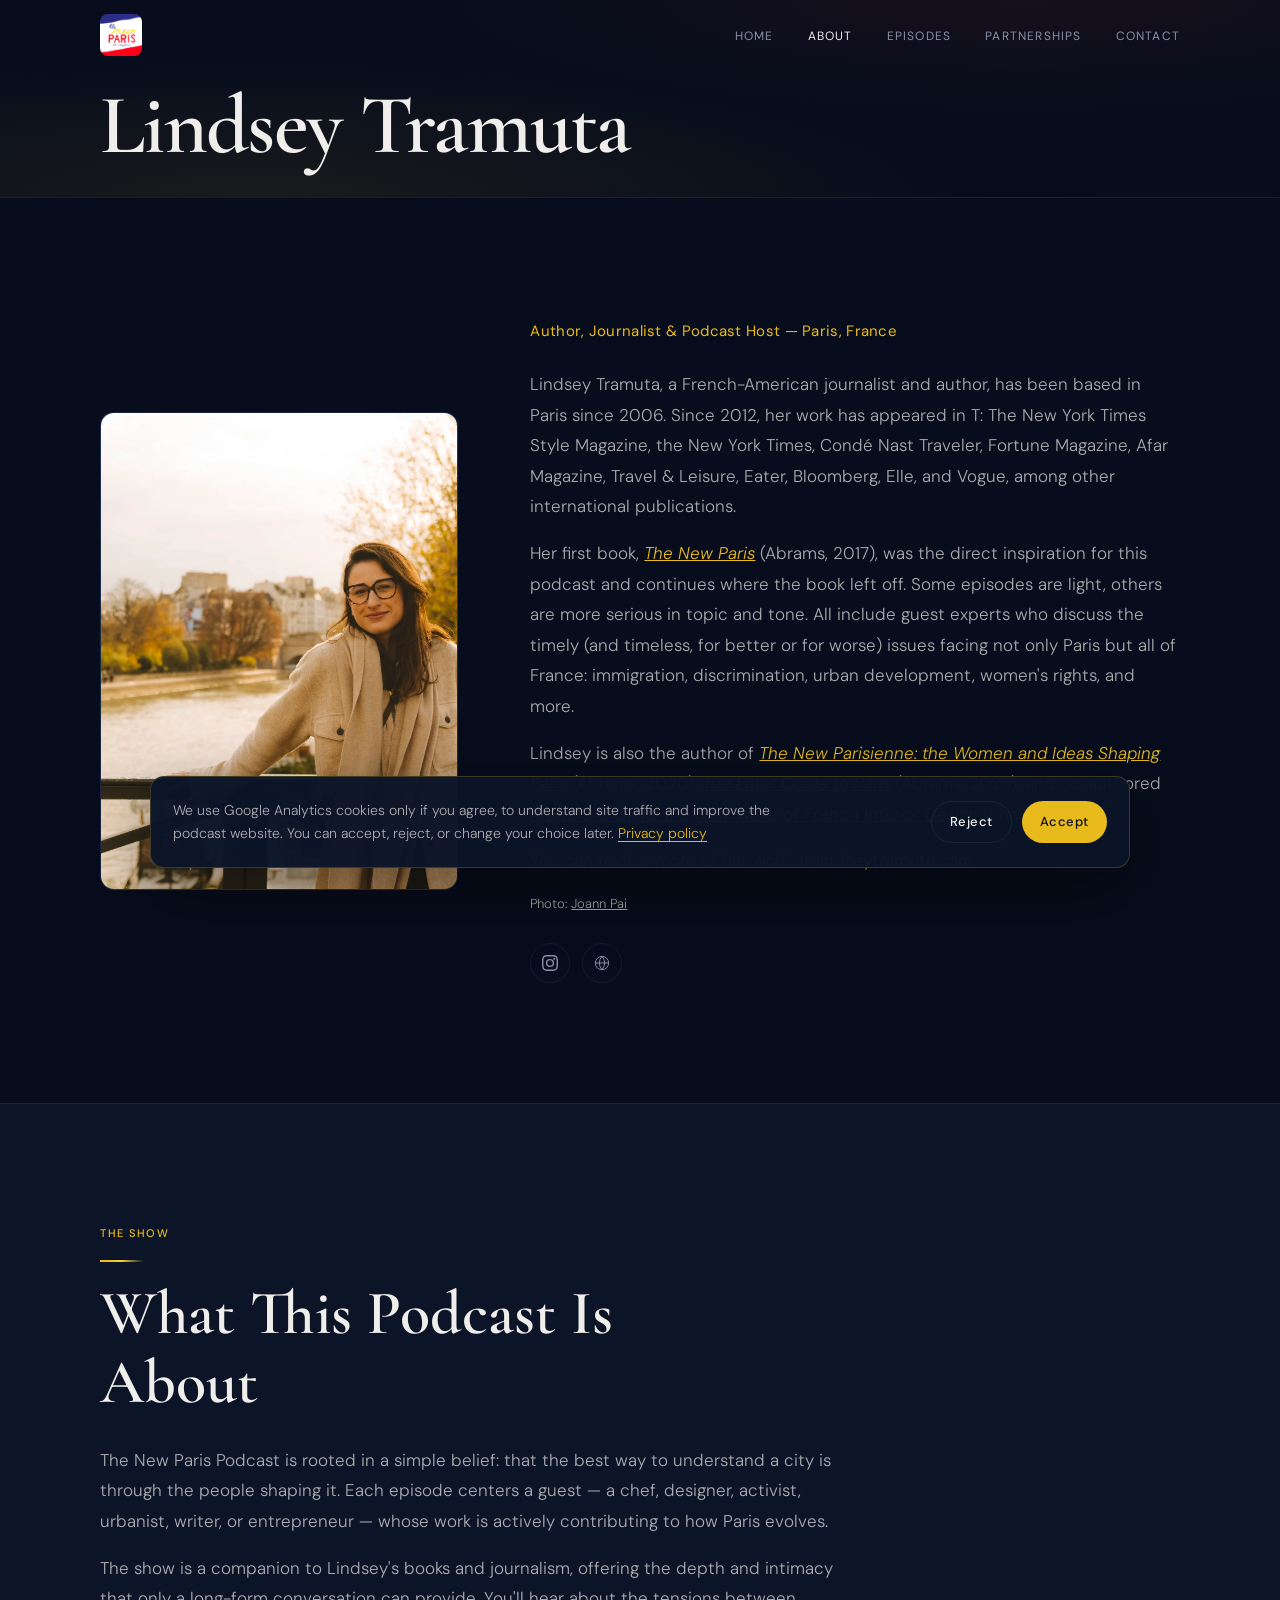
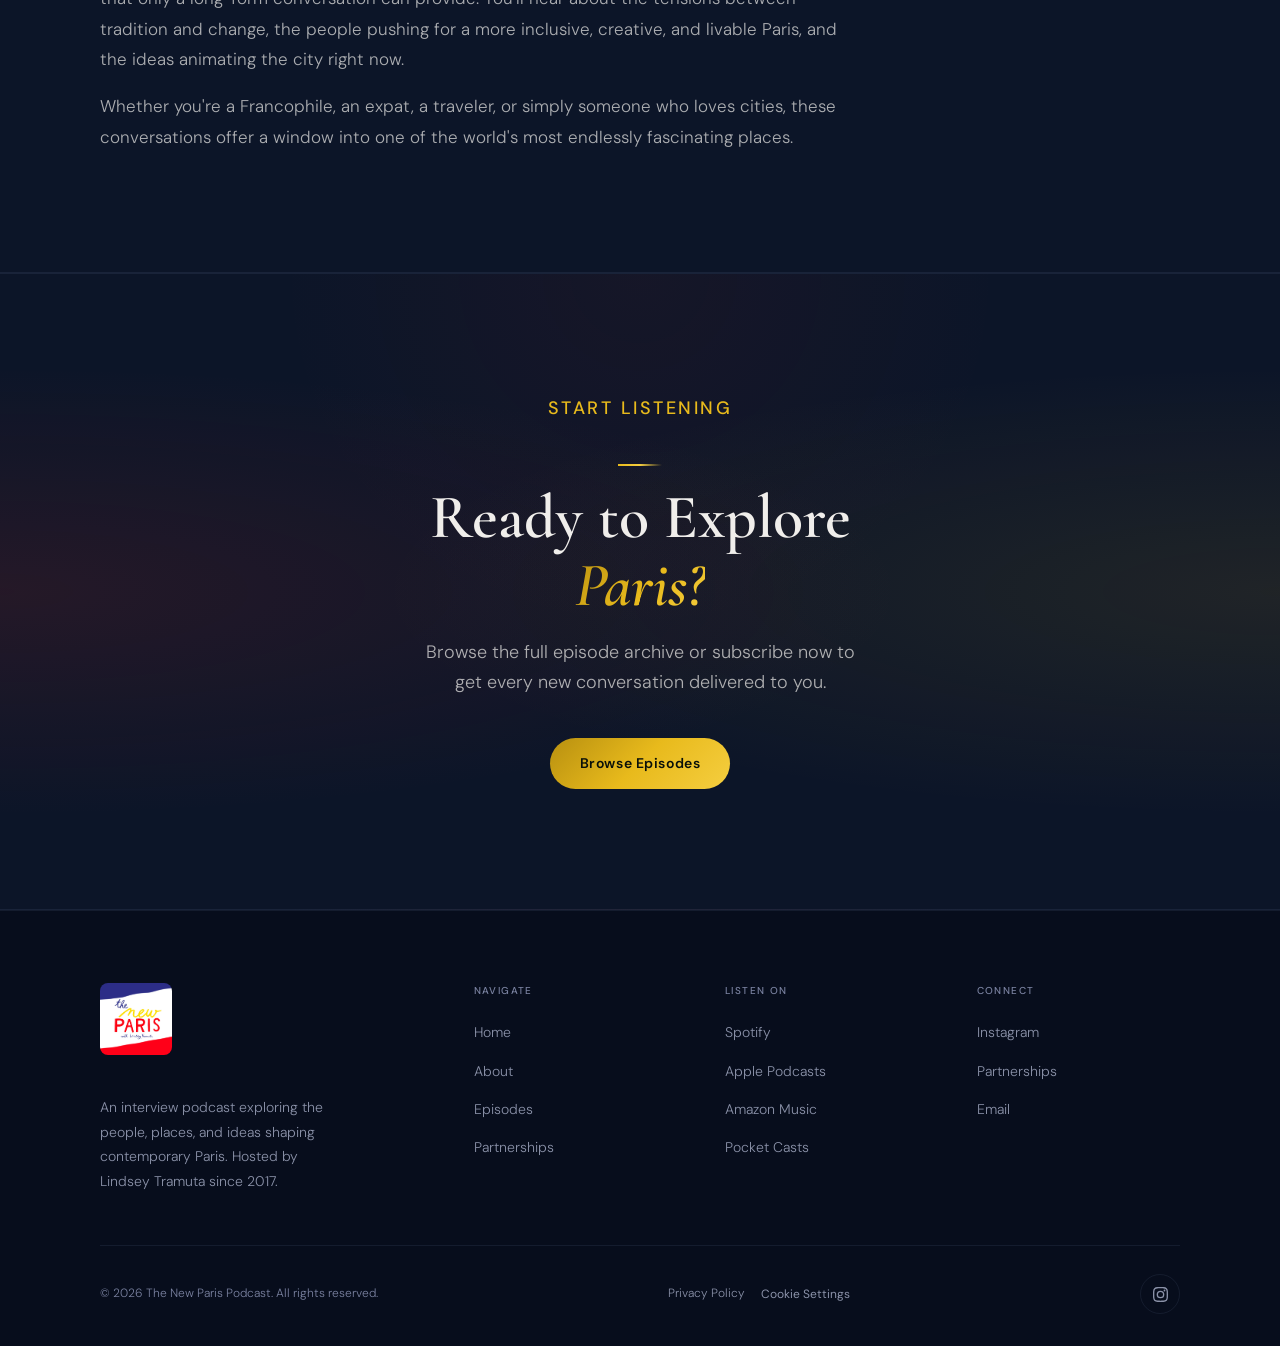
<file: about.html>
<!DOCTYPE html>
<html lang="en">
<head>
  <meta charset="UTF-8">
  <meta name="viewport" content="width=device-width, initial-scale=1.0">
  <title>About — The New Paris Podcast</title>
  <meta name="description" content="Meet Lindsey Tramuta, the author and journalist behind The New Paris Podcast. Learn about the show, its mission, and what listeners can expect.">
  <meta name="keywords" content="paris, contemporary paris, paris podcast, lindsey tramuta, paris journalist, paris author, paris culture, french culture, paris lifestyle, francophile, expat paris, paris travel">
  <link rel="canonical" href="https://thenewparis.com/about.html">
  <meta property="og:title" content="About — The New Paris Podcast">
  <meta property="og:description" content="Meet Lindsey Tramuta, the author and journalist behind The New Paris Podcast. Learn about the show, its mission, and what listeners can expect.">
  <meta property="og:type" content="website">
  <meta property="og:url" content="https://thenewparis.com/about.html">
  <meta property="og:image" content="https://thenewparis.com/show_logo.png">
  <meta name="twitter:card" content="summary_large_image">
  <meta name="twitter:title" content="About — The New Paris Podcast">
  <meta name="twitter:description" content="Meet Lindsey Tramuta, the author and journalist behind The New Paris Podcast. Learn about the show, its mission, and what listeners can expect.">
  <meta name="twitter:image" content="https://thenewparis.com/show_logo.png">
  <link rel="stylesheet" href="css/styles.css">
  <script type="application/ld+json">
  {
    "@context": "https://schema.org",
    "@graph": [
      {
        "@type": "Person",
        "@id": "https://thenewparis.com/about.html#lindsey-tramuta",
        "name": "Lindsey Tramuta",
        "jobTitle": "Author, Journalist & Podcast Host",
        "description": "Lindsey Tramuta, a French-American journalist and author, has been based in Paris since 2006.",
        "url": "https://thenewparis.com/about.html",
        "sameAs": [
          "https://lindseytramuta.com",
          "https://instagram.com/thenewparispodcast",
          "https://twitter.com/lindseytramuta"
        ]
      },
      {
        "@type": "Book",
        "name": "The New Paris",
        "datePublished": "2017",
        "publisher": { "@type": "Organization", "name": "Abrams" },
        "author": { "@id": "https://thenewparis.com/about.html#lindsey-tramuta" },
        "url": "https://bookshop.org/a/3892/9781419724039"
      },
      {
        "@type": "Book",
        "name": "The New Parisienne: the Women and Ideas Shaping Paris",
        "datePublished": "2020",
        "publisher": { "@type": "Organization", "name": "Abrams" },
        "author": { "@id": "https://thenewparis.com/about.html#lindsey-tramuta" },
        "url": "https://bookshop.org/a/3892/9781419742811",
        "sameAs": "https://en.wikipedia.org/wiki/The_New_Parisienne"
      },
      {
        "@type": "Book",
        "name": "The Eater Guide to Paris",
        "datePublished": "2025",
        "publisher": { "@type": "Organization", "name": "Abrams" },
        "author": { "@id": "https://thenewparis.com/about.html#lindsey-tramuta" },
        "url": "https://bookshop.org/a/3892/9781419765841"
      },
      {
        "@type": "Book",
        "name": "Arbiters of Style: the New Wave of French Interior Design",
        "datePublished": "2026",
        "publisher": { "@type": "Organization", "name": "Phaidon" },
        "author": { "@id": "https://thenewparis.com/about.html#lindsey-tramuta" },
        "url": "https://bookshop.org/a/3892/9781580937313"
      }
    ]
  }
  </script>
</head>
<body>

  <!-- NAV -->
  <nav class="nav" id="nav">
    <div class="container nav-inner">
      <a href="index.html" class="nav-logo">
        <img src="show_logo.png" alt="The New Paris Podcast" class="nav-logo-img">
      </a>
      <ul class="nav-links">
        <li><a href="index.html">Home</a></li>
        <li><a href="about.html" class="active">About</a></li>
        <li><a href="episodes.html">Episodes</a></li>
        <li><a href="partnerships.html">Partnerships</a></li>
        <li><a href="contact.html">Contact</a></li>
      </ul>
      <button class="hamburger" id="hamburger" aria-label="Open menu">
        <span></span><span></span><span></span>
      </button>
    </div>
  </nav>

  <div class="mobile-menu" id="mobile-menu">
    <a href="index.html">Home</a>
    <a href="about.html">About</a>
    <a href="episodes.html">Episodes</a>
    <a href="partnerships.html">Partnerships</a>
    <a href="contact.html">Contact</a>
  </div>

  <!-- PAGE HERO -->
  <section class="page-hero">
    <div class="container">
      <h1>Lindsey Tramuta</h1>
    </div>
  </section>

  <!-- HOST BIO -->
  <section class="section">
    <div class="container">
      <div class="host-inner">

        <div class="host-photo">
          <div class="host-photo-img">
            <img src="images/Lindsey.jpg" alt="Lindsey Tramuta">
            </div>
        </div>

        <div class="host-content">
          <p style="color:var(--gold); font-size:15px; margin-bottom:24px; font-weight:400; letter-spacing:0.02em;">Author, Journalist &amp; Podcast Host — Paris, France</p>

          <p>Lindsey Tramuta, a French-American journalist and author, has been based in Paris since 2006. Since 2012, her work has appeared in T: The New York Times Style Magazine, the New York Times, Condé Nast Traveler, Fortune Magazine, Afar Magazine, Travel &amp; Leisure, Eater, Bloomberg, Elle, and Vogue, among other international publications.</p>
          <p>Her first book, <a href="https://bookshop.org/a/3892/9781419724039" target="_blank" rel="noopener" style="color:var(--gold); text-decoration:underline;"><em>The New Paris</em></a> (Abrams, 2017), was the direct inspiration for this podcast and continues where the book left off. Some episodes are light, others are more serious in topic and tone. All include guest experts who discuss the timely (and timeless, for better or for worse) issues facing not only Paris but all of France: immigration, discrimination, urban development, women's rights, and more.</p>
          <p>Lindsey is also the author of <a href="https://bookshop.org/a/3892/9781419742811" target="_blank" rel="noopener" style="color:var(--gold); text-decoration:underline;"><em>The New Parisienne: the Women and Ideas Shaping Paris</em></a> (Abrams, 2020), <a href="https://bookshop.org/a/3892/9781419765841" target="_blank" rel="noopener" style="color:var(--gold); text-decoration:underline;"><em>The Eater Guide to Paris</em></a> (Abrams, 2025), and co-authored <a href="https://bookshop.org/a/3892/9781580937313" target="_blank" rel="noopener" style="color:var(--gold); text-decoration:underline;"><em>Arbiters of Style: the New Wave of French Interior Design</em></a> (Phaidon, 2026).</p>
          <p>You can review more of her work at <a href="https://lindseytramuta.com" target="_blank" rel="noopener" style="color:var(--gold); text-decoration:underline;">lindseytramuta.com</a></p>
          <p style="font-size:13px; color:var(--white-dim); margin-top:8px;">Photo: <a href="https://www.sliceofpai.com/" target="_blank" rel="noopener" style="color:var(--white-dim); text-decoration:underline;">Joann Pai</a></p>

          <div class="host-socials">
            <a href="https://instagram.com/thenewparispodcast" target="_blank" rel="noopener" class="social-link" aria-label="Instagram">
              <svg width="16" height="16" viewBox="0 0 24 24" fill="currentColor"><path d="M12 2.163c3.204 0 3.584.012 4.85.07 3.252.148 4.771 1.691 4.919 4.919.058 1.265.069 1.645.069 4.849 0 3.205-.012 3.584-.069 4.849-.149 3.225-1.664 4.771-4.919 4.919-1.266.058-1.644.07-4.85.07-3.204 0-3.584-.012-4.849-.07-3.26-.149-4.771-1.699-4.919-4.92-.058-1.265-.07-1.644-.07-4.849 0-3.204.013-3.583.07-4.849.149-3.227 1.664-4.771 4.919-4.919 1.266-.057 1.645-.069 4.849-.069zM12 0C8.741 0 8.333.014 7.053.072 2.695.272.273 2.69.073 7.052.014 8.333 0 8.741 0 12c0 3.259.014 3.668.072 4.948.2 4.358 2.618 6.78 6.98 6.98C8.333 23.986 8.741 24 12 24c3.259 0 3.668-.014 4.948-.072 4.354-.2 6.782-2.618 6.979-6.98.059-1.28.073-1.689.073-4.948 0-3.259-.014-3.667-.072-4.947-.196-4.354-2.617-6.78-6.979-6.98C15.668.014 15.259 0 12 0zm0 5.838a6.162 6.162 0 1 0 0 12.324 6.162 6.162 0 0 0 0-12.324zM12 16a4 4 0 1 1 0-8 4 4 0 0 1 0 8zm6.406-11.845a1.44 1.44 0 1 0 0 2.881 1.44 1.44 0 0 0 0-2.881z"/></svg>
            </a>
              <a href="https://lindseytramuta.com" target="_blank" rel="noopener" class="social-link" aria-label="Website">
              <svg width="16" height="16" viewBox="0 0 24 24" fill="none" stroke="currentColor" stroke-width="1.5"><circle cx="12" cy="12" r="10"/><path d="M2 12h20M12 2a15.3 15.3 0 0 1 4 10 15.3 15.3 0 0 1-4 10 15.3 15.3 0 0 1-4-10 15.3 15.3 0 0 1 4-10z"/></svg>
            </a>
          </div>
        </div>

      </div>
    </div>
  </section>

  <!-- PODCAST MISSION -->
  <section class="section alt-bg">
    <div class="container">
      <p class="label">The show</p>
      <div class="divider"></div>
      <h2 style="max-width:640px; margin-bottom:28px;">What This Podcast Is About</h2>
      <div style="max-width:740px;">
        <p style="font-size:17px; line-height:1.8; margin-bottom:16px;">The New Paris Podcast is rooted in a simple belief: that the best way to understand a city is through the people shaping it. Each episode centers a guest — a chef, designer, activist, urbanist, writer, or entrepreneur — whose work is actively contributing to how Paris evolves.</p>
        <p style="font-size:17px; line-height:1.8; margin-bottom:16px;">The show is a companion to Lindsey's books and journalism, offering the depth and intimacy that only a long-form conversation can provide. You'll hear about the tensions between tradition and change, the people pushing for a more inclusive, creative, and livable Paris, and the ideas animating the city right now.</p>
        <p style="font-size:17px; line-height:1.8;">Whether you're a Francophile, an expat, a traveler, or simply someone who loves cities, these conversations offer a window into one of the world's most endlessly fascinating places.</p>
      </div>
    </div>
  </section>

  <!-- CTA BANNER -->
  <section class="section cta-banner">
    <div class="container">
      <p class="label">Start listening</p>
      <div class="divider"></div>
      <h2>Ready to Explore<br><em class="gold-text">Paris?</em></h2>
      <p>Browse the full episode archive or subscribe now to get every new conversation delivered to you.</p>
      <div class="cta-buttons">
        <a href="episodes.html" class="btn btn-primary">Browse Episodes</a>
      </div>
    </div>
  </section>

  <!-- FOOTER -->
  <footer class="footer">
    <div class="container">
      <div class="footer-inner">
        <div class="footer-brand">
          <a href="index.html" class="footer-logo-link">
            <img src="show_logo.png" alt="The New Paris Podcast" class="footer-logo-img">
          </a>
          <p>An interview podcast exploring the people, places, and ideas shaping contemporary Paris. Hosted by Lindsey Tramuta since 2017.</p>
        </div>
        <div class="footer-col">
          <h4>Navigate</h4>
          <ul>
            <li><a href="index.html">Home</a></li>
            <li><a href="about.html">About</a></li>
            <li><a href="episodes.html">Episodes</a></li>
            <li><a href="partnerships.html">Partnerships</a></li>
          </ul>
        </div>
        <div class="footer-col">
          <h4>Listen On</h4>
          <ul>
            <li><a href="https://open.spotify.com/show/2KHAu4PRRxsVcUf0qL84Ym" target="_blank" rel="noopener">Spotify</a></li>
            <li><a href="https://podcasts.apple.com/podcast/id1225708803" target="_blank" rel="noopener">Apple Podcasts</a></li>
            <li><a href="https://music.amazon.co.uk/podcasts/789c262d-204c-44c2-9bc1-9c828be3fe16/the-new-paris-podcast" target="_blank" rel="noopener">Amazon Music</a></li>
            <li><a href="https://pocketcasts.com/podcast/the-new-paris-podcast/b54d4390-04e9-0135-ec79-4114446340cb" target="_blank" rel="noopener">Pocket Casts</a></li>
          </ul>
        </div>
        <div class="footer-col">
          <h4>Connect</h4>
          <ul>
            <li><a href="https://instagram.com/thenewparispodcast" target="_blank" rel="noopener">Instagram</a></li>
            <li><a href="partnerships.html">Partnerships</a></li>
            <li><a href="mailto:hello@thenewparispodcast.com">Email</a></li>
          </ul>
        </div>
      </div>
      <div class="footer-bottom">
        <p>&copy; 2026 The New Paris Podcast. All rights reserved.</p>
        <div class="footer-legal">
          <a href="privacy.html">Privacy Policy</a>
          <button type="button" data-cookie-settings>Cookie Settings</button>
        </div>
        <div class="footer-socials">
          <a href="https://instagram.com/thenewparispodcast" target="_blank" rel="noopener" class="social-link" aria-label="Instagram">
            <svg width="15" height="15" viewBox="0 0 24 24" fill="currentColor"><path d="M12 2.163c3.204 0 3.584.012 4.85.07 3.252.148 4.771 1.691 4.919 4.919.058 1.265.069 1.645.069 4.849 0 3.205-.012 3.584-.069 4.849-.149 3.225-1.664 4.771-4.919 4.919-1.266.058-1.644.07-4.85.07-3.204 0-3.584-.012-4.849-.07-3.26-.149-4.771-1.699-4.919-4.92-.058-1.265-.07-1.644-.07-4.849 0-3.204.013-3.583.07-4.849.149-3.227 1.664-4.771 4.919-4.919 1.266-.057 1.645-.069 4.849-.069zM12 0C8.741 0 8.333.014 7.053.072 2.695.272.273 2.69.073 7.052.014 8.333 0 8.741 0 12c0 3.259.014 3.668.072 4.948.2 4.358 2.618 6.78 6.98 6.98C8.333 23.986 8.741 24 12 24c3.259 0 3.668-.014 4.948-.072 4.354-.2 6.782-2.618 6.979-6.98.059-1.28.073-1.689.073-4.948 0-3.259-.014-3.667-.072-4.947-.196-4.354-2.617-6.78-6.979-6.98C15.668.014 15.259 0 12 0zm0 5.838a6.162 6.162 0 1 0 0 12.324 6.162 6.162 0 0 0 0-12.324zM12 16a4 4 0 1 1 0-8 4 4 0 0 1 0 8zm6.406-11.845a1.44 1.44 0 1 0 0 2.881 1.44 1.44 0 0 0 0-2.881z"/></svg>
          </a>
          </div>
      </div>
    </div>
  </footer>

  <script src="js/main.js"></script>
</body>
</html>
</file>
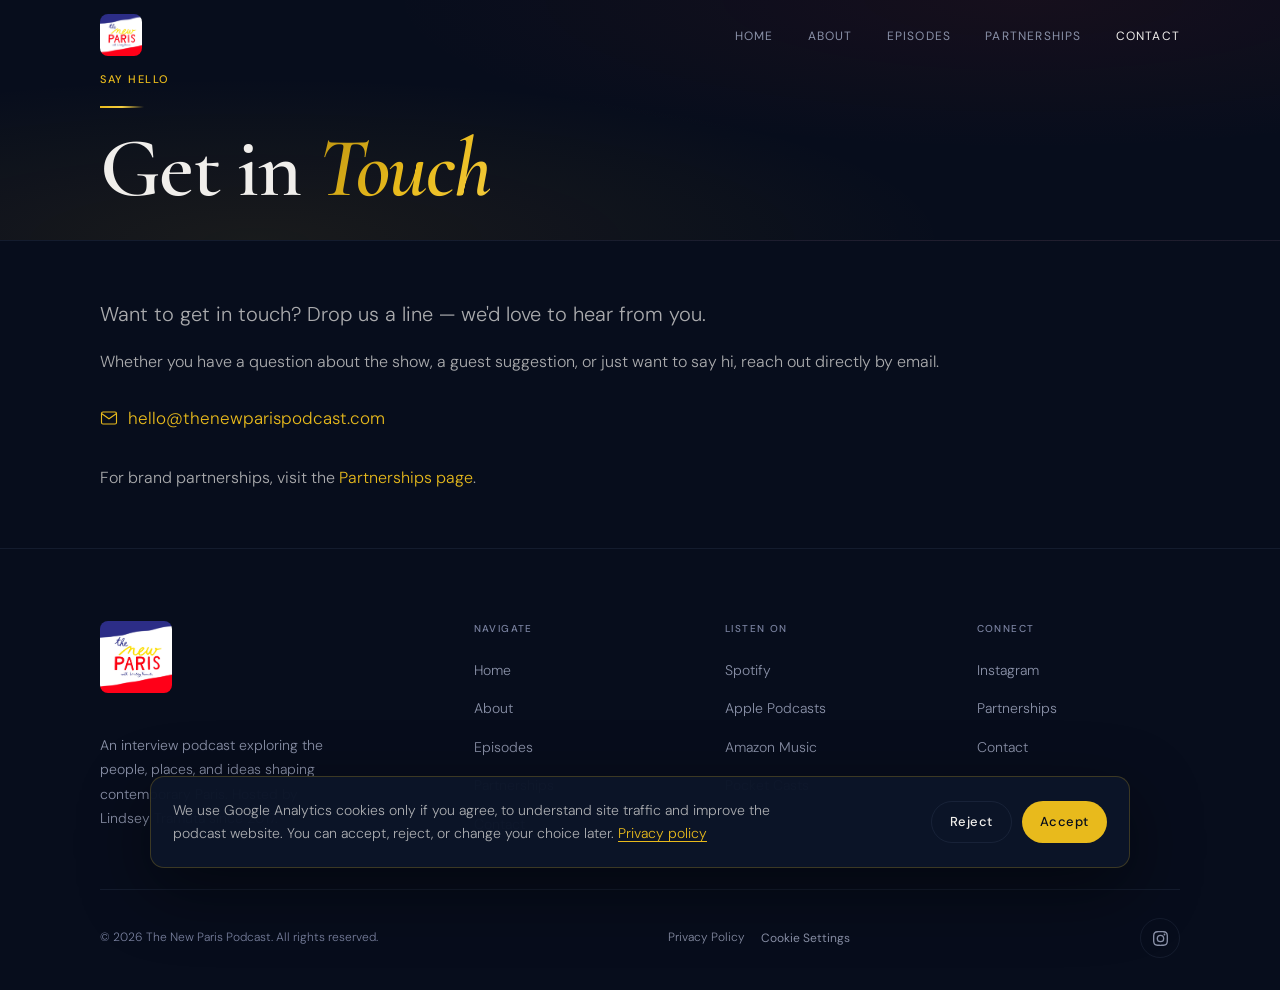
<file: contact.html>
<!DOCTYPE html>
<html lang="en">
<head>
  <meta charset="UTF-8">
  <meta name="viewport" content="width=device-width, initial-scale=1.0">
  <title>Contact — The New Paris Podcast</title>
  <meta name="description" content="Get in touch with The New Paris Podcast.">
  <meta name="keywords" content="paris podcast, contact, the new paris podcast, lindsey tramuta, paris culture podcast">
  <link rel="canonical" href="https://thenewparis.com/contact.html">
  <meta property="og:title" content="Contact — The New Paris Podcast">
  <meta property="og:description" content="Get in touch with The New Paris Podcast.">
  <meta property="og:type" content="website">
  <meta property="og:url" content="https://thenewparis.com/contact.html">
  <meta property="og:image" content="https://thenewparis.com/show_logo.png">
  <meta name="twitter:card" content="summary_large_image">
  <meta name="twitter:title" content="Contact — The New Paris Podcast">
  <meta name="twitter:description" content="Get in touch with The New Paris Podcast.">
  <meta name="twitter:image" content="https://thenewparis.com/show_logo.png">
  <link rel="stylesheet" href="css/styles.css">
</head>
<body>

  <!-- NAV -->
  <nav class="nav" id="nav">
    <div class="container nav-inner">
      <a href="index.html" class="nav-logo">
        <img src="show_logo.png" alt="The New Paris Podcast" class="nav-logo-img">
      </a>
      <ul class="nav-links">
        <li><a href="index.html">Home</a></li>
        <li><a href="about.html">About</a></li>
        <li><a href="episodes.html">Episodes</a></li>
        <li><a href="partnerships.html">Partnerships</a></li>
        <li><a href="contact.html" class="active">Contact</a></li>
      </ul>
      <button class="hamburger" id="hamburger" aria-label="Open menu">
        <span></span><span></span><span></span>
      </button>
    </div>
  </nav>

  <div class="mobile-menu" id="mobile-menu">
    <a href="index.html">Home</a>
    <a href="about.html">About</a>
    <a href="episodes.html">Episodes</a>
    <a href="partnerships.html">Partnerships</a>
    <a href="contact.html">Contact</a>
  </div>

  <!-- PAGE HERO -->
  <section class="page-hero">
    <div class="container">
      <p class="label">Say hello</p>
      <div class="divider"></div>
      <h1>Get in <em class="gold-text">Touch</em></h1>
    </div>
  </section>

  <!-- CONTACT CONTENT -->
  <section class="section" style="padding-top: clamp(32px, 5vw, 56px); padding-bottom: clamp(32px, 5vw, 56px);">
    <div class="container">
      <div>
        <p style="font-size: clamp(17px, 2vw, 20px); line-height: 1.75; margin-bottom: 16px;">Want to get in touch? Drop us a line — we'd love to hear from you.</p>
        <p style="line-height: 1.75; margin-bottom: 28px; color: var(--white-dim);">Whether you have a question about the show, a guest suggestion, or just want to say hi, reach out directly by email.</p>

        <a href="mailto:hello@thenewparispodcast.com" style="display:inline-flex; align-items:center; gap:10px; font-size:17px; color:var(--gold); text-decoration:none;">
          <svg width="18" height="18" viewBox="0 0 24 24" fill="none" stroke="currentColor" stroke-width="1.5"><path d="M4 4h16c1.1 0 2 .9 2 2v12c0 1.1-.9 2-2 2H4c-1.1 0-2-.9-2-2V6c0-1.1.9-2 2-2z"/><polyline points="22,6 12,13 2,6"/></svg>
          hello@thenewparispodcast.com
        </a>

        <p style="margin-top: 28px; line-height: 1.75; color: var(--white-dim);">For brand partnerships, visit the <a href="partnerships.html" style="color:var(--gold);">Partnerships page</a>.</p>
      </div>
    </div>
  </section>

  <!-- FOOTER -->
  <footer class="footer">
    <div class="container">
      <div class="footer-inner">
        <div class="footer-brand">
          <a href="index.html" class="footer-logo-link">
            <img src="show_logo.png" alt="The New Paris Podcast" class="footer-logo-img">
          </a>
          <p>An interview podcast exploring the people, places, and ideas shaping contemporary Paris. Hosted by Lindsey Tramuta since 2017.</p>
        </div>
        <div class="footer-col">
          <h4>Navigate</h4>
          <ul>
            <li><a href="index.html">Home</a></li>
            <li><a href="about.html">About</a></li>
            <li><a href="episodes.html">Episodes</a></li>
            <li><a href="partnerships.html">Partnerships</a></li>
            <li><a href="contact.html">Contact</a></li>
          </ul>
        </div>
        <div class="footer-col">
          <h4>Listen On</h4>
          <ul>
            <li><a href="https://open.spotify.com/show/2KHAu4PRRxsVcUf0qL84Ym" target="_blank" rel="noopener">Spotify</a></li>
            <li><a href="https://podcasts.apple.com/podcast/id1225708803" target="_blank" rel="noopener">Apple Podcasts</a></li>
            <li><a href="https://music.amazon.co.uk/podcasts/789c262d-204c-44c2-9bc1-9c828be3fe16/the-new-paris-podcast" target="_blank" rel="noopener">Amazon Music</a></li>
            <li><a href="https://pocketcasts.com/podcast/the-new-paris-podcast/b54d4390-04e9-0135-ec79-4114446340cb" target="_blank" rel="noopener">Pocket Casts</a></li>
          </ul>
        </div>
        <div class="footer-col">
          <h4>Connect</h4>
          <ul>
            <li><a href="https://instagram.com/thenewparispodcast" target="_blank" rel="noopener">Instagram</a></li>
            <li><a href="partnerships.html">Partnerships</a></li>
            <li><a href="contact.html">Contact</a></li>
          </ul>
        </div>
      </div>
      <div class="footer-bottom">
        <p>&copy; 2026 The New Paris Podcast. All rights reserved.</p>
        <div class="footer-legal">
          <a href="privacy.html">Privacy Policy</a>
          <button type="button" data-cookie-settings>Cookie Settings</button>
        </div>
        <div class="footer-socials">
          <a href="https://instagram.com/thenewparispodcast" target="_blank" rel="noopener" class="social-link" aria-label="Instagram">
            <svg width="15" height="15" viewBox="0 0 24 24" fill="currentColor"><path d="M12 2.163c3.204 0 3.584.012 4.85.07 3.252.148 4.771 1.691 4.919 4.919.058 1.265.069 1.645.069 4.849 0 3.205-.012 3.584-.069 4.849-.149 3.225-1.664 4.771-4.919 4.919-1.266.058-1.644.07-4.85.07-3.204 0-3.584-.012-4.849-.07-3.26-.149-4.771-1.699-4.919-4.92-.058-1.265-.07-1.644-.07-4.849 0-3.204.013-3.583.07-4.849.149-3.227 1.664-4.771 4.919-4.919 1.266-.057 1.645-.069 4.849-.069zM12 0C8.741 0 8.333.014 7.053.072 2.695.272.273 2.69.073 7.052.014 8.333 0 8.741 0 12c0 3.259.014 3.668.072 4.948.2 4.358 2.618 6.78 6.98 6.98C8.333 23.986 8.741 24 12 24c3.259 0 3.668-.014 4.948-.072 4.354-.2 6.782-2.618 6.979-6.98.059-1.28.073-1.689.073-4.948 0-3.259-.014-3.667-.072-4.947-.196-4.354-2.617-6.78-6.979-6.98C15.668.014 15.259 0 12 0zm0 5.838a6.162 6.162 0 1 0 0 12.324 6.162 6.162 0 0 0 0-12.324zM12 16a4 4 0 1 1 0-8 4 4 0 0 1 0 8zm6.406-11.845a1.44 1.44 0 1 0 0 2.881 1.44 1.44 0 0 0 0-2.881z"/></svg>
          </a>
           </div>
      </div>
    </div>
  </footer>

  <script src="js/main.js"></script>
</body>
</html>
</file>
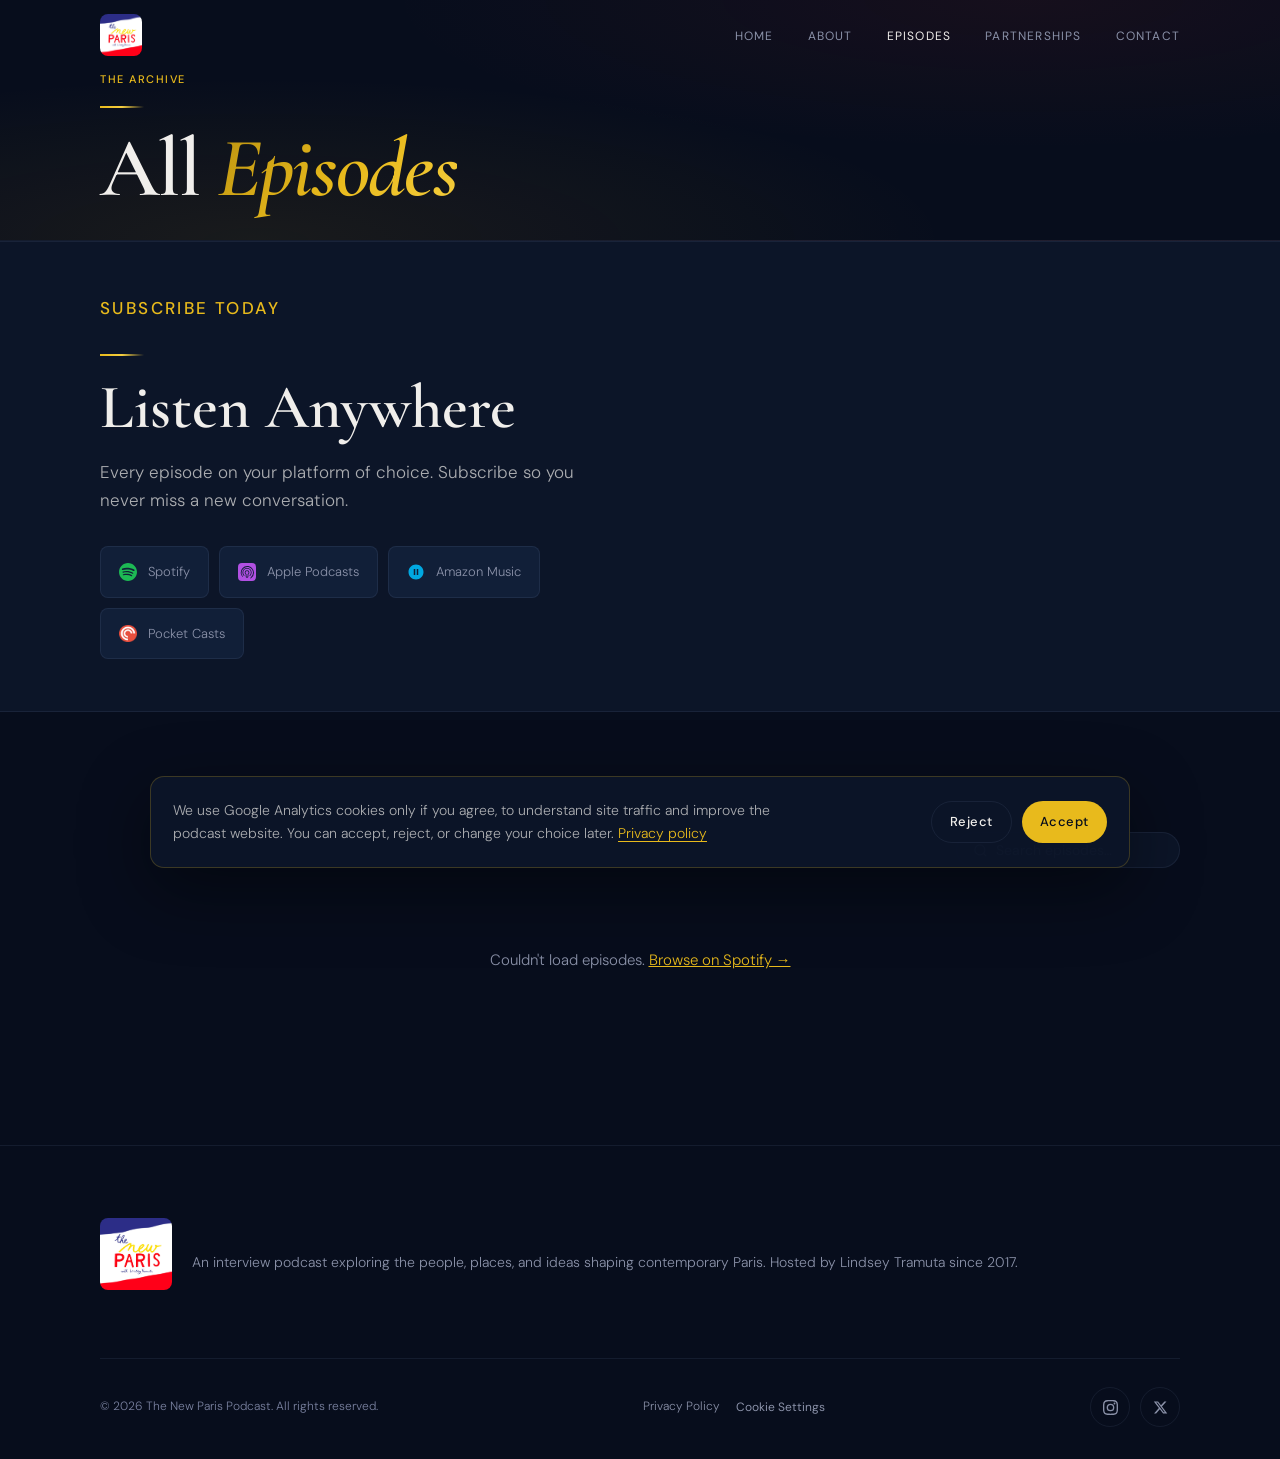
<file: episodes.html>
<!DOCTYPE html>
<html lang="en">
<head>
  <meta charset="UTF-8">
  <meta name="viewport" content="width=device-width, initial-scale=1.0">
  <title>Episodes — The New Paris Podcast</title>
  <meta name="description" content="Browse all episodes of The New Paris Podcast with Lindsey Tramuta. Search by guest, topic, or keyword.">
  <meta name="keywords" content="paris, contemporary paris, paris podcast episodes, paris food, paris dining, paris travel, visit paris, paris culture, paris people, paris fashion, paris urbanism, paris expat, french culture, lindsey tramuta">
  <link rel="canonical" href="https://thenewparis.com/episodes.html">
  <meta property="og:title" content="Episodes — The New Paris Podcast">
  <meta property="og:description" content="Browse all episodes of The New Paris Podcast with Lindsey Tramuta. Search by guest, topic, or keyword.">
  <meta property="og:type" content="website">
  <meta property="og:url" content="https://thenewparis.com/episodes.html">
  <meta property="og:image" content="https://thenewparis.com/show_logo.png">
  <meta name="twitter:card" content="summary_large_image">
  <meta name="twitter:title" content="Episodes — The New Paris Podcast">
  <meta name="twitter:description" content="Browse all episodes of The New Paris Podcast with Lindsey Tramuta. Search by guest, topic, or keyword.">
  <meta name="twitter:image" content="https://thenewparis.com/show_logo.png">
  <link rel="stylesheet" href="css/styles.css">
  <link rel="alternate" type="application/rss+xml" title="The New Paris Podcast" href="https://anchor.fm/s/1d906628/podcast/rss">
</head>
<body>

  <!-- NAV -->
  <nav class="nav" id="nav">
    <div class="container nav-inner">
      <a href="index.html" class="nav-logo">
        <img src="show_logo.png" alt="The New Paris Podcast" class="nav-logo-img">
      </a>
      <ul class="nav-links">
        <li><a href="index.html">Home</a></li>
        <li><a href="about.html">About</a></li>
        <li><a href="episodes.html" class="active">Episodes</a></li>
        <li><a href="partnerships.html">Partnerships</a></li>
        <li><a href="contact.html">Contact</a></li>
      </ul>
      <button class="hamburger" id="hamburger" aria-label="Open menu">
        <span></span><span></span><span></span>
      </button>
    </div>
  </nav>

  <div class="mobile-menu" id="mobile-menu">
    <a href="index.html">Home</a>
    <a href="about.html">About</a>
    <a href="episodes.html">Episodes</a>
    <a href="partnerships.html">Partnerships</a>
    <a href="contact.html">Contact</a>
  </div>

  <!-- PAGE HERO -->
  <section class="page-hero">
    <div class="container">
      <p class="label">The archive</p>
      <div class="divider"></div>
      <h1>All <em class="gold-text">Episodes</em></h1>
    </div>
  </section>

  <!-- SUBSCRIBE / PLATFORMS -->
  <section class="section player-section" style="padding-top:52px;padding-bottom:52px;">
    <div class="container">
      <div class="player-layout">

        <div class="player-info">
          <p class="label">Subscribe today</p>
          <div class="divider"></div>
          <h2>Listen Anywhere</h2>
          <p>Every episode on your platform of choice. Subscribe so you never miss a new conversation.</p>
          <div class="player-platforms">
            <a href="https://open.spotify.com/show/2KHAu4PRRxsVcUf0qL84Ym" target="_blank" rel="noopener" class="platform-link">
              <svg width="18" height="18" viewBox="0 0 24 24" fill="#1DB954"><path d="M12 0C5.4 0 0 5.4 0 12s5.4 12 12 12 12-5.4 12-12S18.66 0 12 0zm5.521 17.34c-.24.359-.66.48-1.021.24-2.82-1.74-6.36-2.101-10.561-1.141-.418.122-.779-.179-.899-.539-.12-.421.18-.78.54-.9 4.56-1.021 8.52-.6 11.64 1.32.42.18.479.659.301 1.02zm1.44-3.3c-.301.42-.841.6-1.262.3-3.239-1.98-8.159-2.58-11.939-1.38-.479.12-1.02-.12-1.14-.6-.12-.48.12-1.021.6-1.141C9.6 9.9 15 10.561 18.72 12.84c.361.181.54.78.241 1.2zm.12-3.36C15.24 8.4 8.82 8.16 5.16 9.301c-.6.179-1.2-.181-1.38-.721-.18-.601.18-1.2.72-1.381 4.26-1.26 11.28-1.02 15.721 1.621.539.3.719 1.02.419 1.56-.299.421-1.02.599-1.559.3z"/></svg>
              Spotify
            </a>
            <a href="https://podcasts.apple.com/podcast/id1225708803" target="_blank" rel="noopener" class="platform-link">
              <svg width="18" height="18" viewBox="0 0 24 24" fill="#b150e2"><path d="M5.34 0A5.328 5.328 0 0 0 0 5.34v13.32A5.328 5.328 0 0 0 5.34 24h13.32A5.328 5.328 0 0 0 24 18.66V5.34A5.328 5.328 0 0 0 18.66 0zm6.7 4.098c2.437 0 4.7.865 6.474 2.476a8.664 8.664 0 0 1 2.794 6.404 8.697 8.697 0 0 1-3.93 7.31c-.098.063-.2.12-.303.174a.513.513 0 0 1-.698-.226.513.513 0 0 1 .213-.684 7.67 7.67 0 0 0 3.468-6.467c0-4.218-3.437-7.655-7.656-7.655a7.623 7.623 0 0 0-7.655 7.448c-.01.433.02.877.094 1.305.218 1.304.823 2.504 1.72 3.46.013.016.034.023.047.04.005.007.007.017.011.025.005.014.014.025.018.04.015.063.015.13 0 .195-.007.023-.018.044-.027.067-.01.022-.016.047-.03.068-.014.02-.033.037-.05.056-.018.018-.035.038-.056.053-.022.016-.046.027-.069.04-.024.013-.047.028-.073.038-.026.01-.054.016-.081.022-.027.006-.053.014-.081.016a.507.507 0 0 1-.334-.086c-1.05-1.115-1.765-2.506-2.04-4.012a9.01 9.01 0 0 1-.11-1.534A8.683 8.683 0 0 1 12.04 4.098zm.026 2.58a6.11 6.11 0 0 1 6.107 6.107 6.08 6.08 0 0 1-1.96 4.469.512.512 0 0 1-.369.156.513.513 0 0 1-.344-.886 5.069 5.069 0 0 0 1.648-3.74 5.087 5.087 0 0 0-5.082-5.083 5.091 5.091 0 0 0-5.083 5.083c0 1.348.526 2.634 1.478 3.614a.512.512 0 0 1-.734.716A6.077 6.077 0 0 1 5.96 12.785a6.11 6.11 0 0 1 6.107-6.107zm-.006 2.989a3.12 3.12 0 0 1 3.116 3.117 3.1 3.1 0 0 1-1.338 2.549v2.513a1.778 1.778 0 0 1-3.556 0v-2.513a3.1 3.1 0 0 1-1.338-2.549 3.12 3.12 0 0 1 3.116-3.117zm0 1.026a2.091 2.091 0 0 0-2.09 2.09 2.07 2.07 0 0 0 1.078 1.812l.26.142v2.807a.753.753 0 0 0 1.505 0v-2.807l.26-.142a2.07 2.07 0 0 0 1.077-1.812 2.091 2.091 0 0 0-2.09-2.09z"/></svg>
              Apple Podcasts
            </a>
            <a href="https://music.amazon.co.uk/podcasts/789c262d-204c-44c2-9bc1-9c828be3fe16/the-new-paris-podcast" target="_blank" rel="noopener" class="platform-link">
              <svg width="18" height="18" viewBox="0 0 24 24" fill="#00A8E1"><path d="M12 2C6.48 2 2 6.48 2 12s4.48 10 10 10 10-4.48 10-10S17.52 2 12 2zm-1 14H9V8h2v8zm4 0h-2V8h2v8z"/></svg>
              Amazon Music
            </a>
            <a href="https://pocketcasts.com/podcast/the-new-paris-podcast/b54d4390-04e9-0135-ec79-4114446340cb" target="_blank" rel="noopener" class="platform-link">
              <img src="images/pocketcast.png" alt="" width="18" height="18" class="platform-icon">
              Pocket Casts
            </a>
          </div>
        </div>

        <!-- Replace 2KHAu4PRRxsVcUf0qL84Ym with the real Spotify show ID -->
        <div class="player-embed-wrapper">
          <iframe
            style="border-radius:14px"
            src="https://open.spotify.com/embed/show/2KHAu4PRRxsVcUf0qL84Ym?utm_source=generator&theme=0"
            width="100%"
            height="352"
            frameborder="0"
            allowfullscreen=""
            allow="autoplay; clipboard-write; encrypted-media; fullscreen; picture-in-picture"
            loading="lazy"
            title="The New Paris Podcast on Spotify">
          </iframe>
        </div>

      </div>
    </div>
  </section>

  <!-- EPISODE ARCHIVE — populated by JS from RSS -->
  <section class="section">
    <div class="container">

      <div class="ep-toolbar">
        <div class="ep-tag-filters" id="ep-tag-filters">
          <!-- tag buttons injected by JS -->
        </div>
        <div class="ep-search-wrap">
          <svg width="15" height="15" viewBox="0 0 24 24" fill="none" stroke="currentColor" stroke-width="1.8"><circle cx="11" cy="11" r="8"/><path d="M21 21l-4.35-4.35"/></svg>
          <input
            type="search"
            id="episode-search"
            class="ep-search-input"
            placeholder="Search episodes&hellip;"
            autocomplete="off"
          >
        </div>
      </div>

      <p class="episodes-count" id="episode-count" aria-live="polite" style="margin-bottom:24px; font-size:13px; color:var(--gray);"></p>
      <p class="no-results" id="no-results">No episodes match your search.</p>

      <div class="ep-list" id="episodes-list">
        <div class="episodes-loading">Loading episodes&hellip;</div>
      </div>

    </div>
  </section>

  <!-- FOOTER -->
  <footer class="footer">
    <div class="container">
      <div class="footer-inner" style="grid-template-columns: 1fr;">
        <div class="footer-brand" style="display:flex; flex-direction:row; align-items:center; gap:20px;">
          <a href="index.html" class="footer-logo-link" style="flex-shrink:0;">
            <img src="show_logo.png" alt="The New Paris Podcast" class="footer-logo-img">
          </a>
          <p style="margin-top:0; max-width:none;">An interview podcast exploring the people, places, and ideas shaping contemporary Paris. Hosted by Lindsey Tramuta since 2017.</p>
        </div>
      </div>
      <div class="footer-bottom">
        <p>&copy; 2026 The New Paris Podcast. All rights reserved.</p>
        <div class="footer-legal">
          <a href="privacy.html">Privacy Policy</a>
          <button type="button" data-cookie-settings>Cookie Settings</button>
        </div>
        <div class="footer-socials">
          <a href="https://instagram.com/thenewparispodcast" target="_blank" rel="noopener" class="social-link" aria-label="Instagram">
            <svg width="15" height="15" viewBox="0 0 24 24" fill="currentColor"><path d="M12 2.163c3.204 0 3.584.012 4.85.07 3.252.148 4.771 1.691 4.919 4.919.058 1.265.069 1.645.069 4.849 0 3.205-.012 3.584-.069 4.849-.149 3.225-1.664 4.771-4.919 4.919-1.266.058-1.644.07-4.85.07-3.204 0-3.584-.012-4.849-.07-3.26-.149-4.771-1.699-4.919-4.92-.058-1.265-.07-1.644-.07-4.849 0-3.204.013-3.583.07-4.849.149-3.227 1.664-4.771 4.919-4.919 1.266-.057 1.645-.069 4.849-.069zM12 0C8.741 0 8.333.014 7.053.072 2.695.272.273 2.69.073 7.052.014 8.333 0 8.741 0 12c0 3.259.014 3.668.072 4.948.2 4.358 2.618 6.78 6.98 6.98C8.333 23.986 8.741 24 12 24c3.259 0 3.668-.014 4.948-.072 4.354-.2 6.782-2.618 6.979-6.98.059-1.28.073-1.689.073-4.948 0-3.259-.014-3.667-.072-4.947-.196-4.354-2.617-6.78-6.979-6.98C15.668.014 15.259 0 12 0zm0 5.838a6.162 6.162 0 1 0 0 12.324 6.162 6.162 0 0 0 0-12.324zM12 16a4 4 0 1 1 0-8 4 4 0 0 1 0 8zm6.406-11.845a1.44 1.44 0 1 0 0 2.881 1.44 1.44 0 0 0 0-2.881z"/></svg>
          </a>
          <a href="https://twitter.com/lindseytramuta" target="_blank" rel="noopener" class="social-link" aria-label="Twitter / X">
            <svg width="15" height="15" viewBox="0 0 24 24" fill="currentColor"><path d="M18.244 2.25h3.308l-7.227 8.26 8.502 11.24H16.17l-5.214-6.817L4.99 21.75H1.68l7.73-8.835L1.254 2.25H8.08l4.713 6.231zm-1.161 17.52h1.833L7.084 4.126H5.117z"/></svg>
          </a>
        </div>
      </div>
    </div>
  </footer>

  <script src="js/main.js"></script>
  <script>
  (function () {
    'use strict';
    var RSS_URL     = 'https://anchor.fm/s/1d906628/podcast/rss';
    var PROXY_URL   = 'https://corsproxy.io/?' + encodeURIComponent(RSS_URL);
    var listEl      = document.getElementById('episodes-list');
    var searchEl    = document.getElementById('episode-search');
    var filtersEl   = document.getElementById('ep-tag-filters');
    var noResEl     = document.getElementById('no-results');
    var countEl     = document.getElementById('episode-count');
    var allEpisodes = [];
    var activeTag   = 'All';
    var channelImg  = '';

    /* ---- Infer topic tags ---- */
    function getTags(text) {
      text = text.toLowerCase();
      var tags = [];
      if (/food|dining|restaurant|chef|wine|cuisine|boulangerie|march|market|coffee|pastry|bread|cook|drink/.test(text)) tags.push('Food & Dining');
      if (/fashion|style|clothing|couture|luxury|secondhand|dress/.test(text)) tags.push('Fashion');
      if (/\bart\b|museum|exhibit|gallery|cinema|music|théâtre|theater|literature|book|author|publish|writing/.test(text)) tags.push('Arts & Culture');
      if (/politi|immigrat|society|feminism|race|identity|belong|rights|gender|french in|becoming french/.test(text)) tags.push('Society & Politics');
      if (/architect|urban|housing|city|building|neighbourhood|quartier|seine|river/.test(text)) tags.push('Urbanism');
      if (/expat|american|british|foreign|living in paris|new life in paris|move to paris/.test(text)) tags.push('Expat Life');
      if (/business|entrepreneur|startup|brand|economy|industry/.test(text)) tags.push('Business');
      return tags.slice(0, 2);
    }

    /* ---- Get namespaced tag text ---- */
    function getTag(item, name) {
      var local = name.split(':').pop();
      var ch = item.children;
      for (var i = 0; i < ch.length; i++) {
        if (ch[i].tagName === name || ch[i].localName === local) return ch[i].textContent.trim();
      }
      return '';
    }

    /* ---- Get episode image ---- */
    function getItemImage(item) {
      var ch = item.children;
      for (var i = 0; i < ch.length; i++) {
        if (ch[i].localName === 'image') {
          return ch[i].getAttribute('href') || ch[i].getAttribute('url') || channelImg;
        }
      }
      return channelImg;
    }

    /* ---- Parse RSS item ---- */
    function parseItem(item) {
      var title    = getTag(item, 'title');
      var rawDate  = getTag(item, 'pubDate');
      var durStr   = getTag(item, 'itunes:duration') || getTag(item, 'duration');
      var epNumStr = getTag(item, 'itunes:episode') || getTag(item, 'episode');
      var enc      = item.querySelector('enclosure');
      var mp3Url   = enc ? enc.getAttribute('url') : '';
      var linkEl   = item.querySelector('link');
      var link     = linkEl ? linkEl.textContent.trim() : '';
      if (!link && linkEl && linkEl.nextSibling) link = linkEl.nextSibling.textContent.trim();
      var listenUrl = (link && link.indexOf('rss') === -1) ? link : (mp3Url || '');
      var descRaw  = getTag(item, 'description');
      var desc     = descRaw.replace(/<[^>]+>/g, ' ').replace(/\s+/g, ' ').trim().substring(0, 220);
      var epNum    = parseInt(epNumStr, 10) || 0;
      if (!epNum) { var nm = title.match(/episode\s+(\d+)/i); if (nm) epNum = parseInt(nm[1], 10); }
      var date    = rawDate ? new Date(rawDate) : null;
      var dateMs  = (date && !isNaN(date)) ? date.getTime() : 0;
      var dateStr = (date && !isNaN(date)) ? date.toLocaleDateString('en-US', { month: 'short', day: 'numeric', year: 'numeric' }) : '';
      if (durStr && durStr.indexOf(':') !== -1) durStr = durStr.replace(/^00:/, '');
      var guestM  = title.match(/\bwith\s+([A-ZÁÀÂÄÉÈÊËÎÏÔÙÛÜÇ][^\(\[\|,]+?)(?:\s*$)/i);
      var guest   = guestM ? guestM[1].trim().replace(/\s+and\s+/, ' & ') : '';
      var cleanTitle = title.replace(/^episode\s+\d+[:\s\-\u2013\u2014]+/i, '').trim();
      var tags    = getTags(cleanTitle + ' ' + desc);
      var imgSrc  = getItemImage(item);
      var searchIdx = [cleanTitle, title, guest, tags.join(' '), desc].join(' ').toLowerCase();
      return { title: cleanTitle, epNum: epNum, guest: guest, dateStr: dateStr, dateMs: dateMs,
               durStr: durStr, listenUrl: listenUrl, tags: tags, imgSrc: imgSrc, desc: desc, searchIdx: searchIdx };
    }

    /* ---- Render one episode row ---- */
    function renderRowFull(ep) {
      var firstTag = ep.tags[0] || '';
      var metaParts = [];
      if (ep.epNum > 0) metaParts.push('Episode ' + ep.epNum);
      if (ep.dateStr)   metaParts.push(ep.dateStr);
      if (ep.durStr)    metaParts.push(ep.durStr);
      var thumb = ep.imgSrc
        ? '<img src="' + ep.imgSrc.replace(/"/g,'&quot;') + '" alt="' + ep.title.replace(/"/g,'&quot;') + '" loading="lazy">'
        : '<div class="ep-list-thumb-ph"></div>';
      var listenBtn = ep.listenUrl
        ? '<a href="' + ep.listenUrl.replace(/"/g,'&quot;') + '" target="_blank" rel="noopener" class="btn btn-secondary ep-listen-btn">'
          + '<svg width="11" height="11" viewBox="0 0 11 11" fill="currentColor"><path d="M1.5 1l8 4.5-8 4.5V1z"/></svg>Listen</a>'
        : '';
      var metaHtml = metaParts.join('<span class="ep-dot"> &middot; </span>');
      return '<div class="ep-list-item">'
        + '<div class="ep-list-thumb">' + thumb + '</div>'
        + '<div class="ep-list-body">'
          + '<div class="ep-list-meta">'
            + (firstTag ? '<span class="ep-list-tag">' + firstTag + '</span>' : '')
            + '<span class="ep-list-metainfo">' + metaHtml + '</span>'
          + '</div>'
          + '<h3 class="ep-list-title">' + ep.title + '</h3>'
          + (ep.desc ? '<p class="ep-list-desc">' + ep.desc + '</p>' : '')
          + '<div class="ep-list-footer">'
            + (ep.guest ? '<span class="ep-list-guest">with <strong>' + ep.guest + '</strong></span>' : '')
            + listenBtn
          + '</div>'
        + '</div>'
        + '</div>';
    }

    /* ---- Build tag filter buttons ---- */
    function buildTagFilters() {
      var seen = {};
      allEpisodes.forEach(function(ep) { ep.tags.forEach(function(t) { seen[t] = true; }); });
      var tags = Object.keys(seen).sort();
      var html = '<button class="ep-filter-btn active" data-tag="All">All</button>';
      tags.forEach(function(t) { html += '<button class="ep-filter-btn" data-tag="' + t + '">' + t + '</button>'; });
      filtersEl.innerHTML = html;
      filtersEl.querySelectorAll('.ep-filter-btn').forEach(function(btn) {
        btn.addEventListener('click', function() {
          activeTag = btn.dataset.tag;
          filtersEl.querySelectorAll('.ep-filter-btn').forEach(function(b) { b.classList.remove('active'); });
          btn.classList.add('active');
          renderAll();
        });
      });
    }

    /* ---- Filter and render ---- */
    function renderAll() {
      var q = searchEl.value.toLowerCase().trim();
      var filtered = allEpisodes.filter(function(ep) {
        var tagOk = activeTag === 'All' || ep.tags.indexOf(activeTag) !== -1;
        var searchOk = !q || ep.searchIdx.indexOf(q) !== -1;
        return tagOk && searchOk;
      }).sort(function(a, b) { return b.dateMs - a.dateMs; });

      if (filtered.length === 0) {
        listEl.innerHTML = '';
        noResEl.style.display = 'block';
      } else {
        noResEl.style.display = 'none';
        listEl.innerHTML = filtered.map(renderRowFull).join('');
      }
      countEl.textContent = filtered.length + ' episode' + (filtered.length !== 1 ? 's' : '');
    }

    /* ---- Load RSS ---- */
    function loadXML(text) {
      var xml = new DOMParser().parseFromString(text, 'application/xml');
      var chan = xml.querySelector('channel');
      channelImg = '';
      if (chan) {
        var chanCh = chan.children;
        for (var ci = 0; ci < chanCh.length; ci++) {
          if (chanCh[ci].localName === 'image') {
            channelImg = chanCh[ci].getAttribute('href') || chanCh[ci].textContent.trim() || '';
            break;
          }
        }
      }
      var items = Array.from(xml.querySelectorAll('channel > item'));
      allEpisodes = items.map(parseItem).filter(function(ep) { return ep.dateMs > 0; });
      buildTagFilters();
      renderAll();
    }

    function init() {
      fetch(RSS_URL)
        .then(function(r) { if (!r.ok) throw new Error(); return r.text(); })
        .then(loadXML)
        .catch(function() {
          return fetch(PROXY_URL).then(function(r) { return r.text(); }).then(loadXML);
        })
        .catch(function() {
          listEl.innerHTML = '<div class="episodes-loading">Couldn\'t load episodes. <a href="https://open.spotify.com/show/2KHAu4PRRxsVcUf0qL84Ym" target="_blank">Browse on Spotify &rarr;</a></div>';
        });
    }

    searchEl.addEventListener('input', renderAll);
    init();
  }());
  </script>

</body>
</html>
</file>
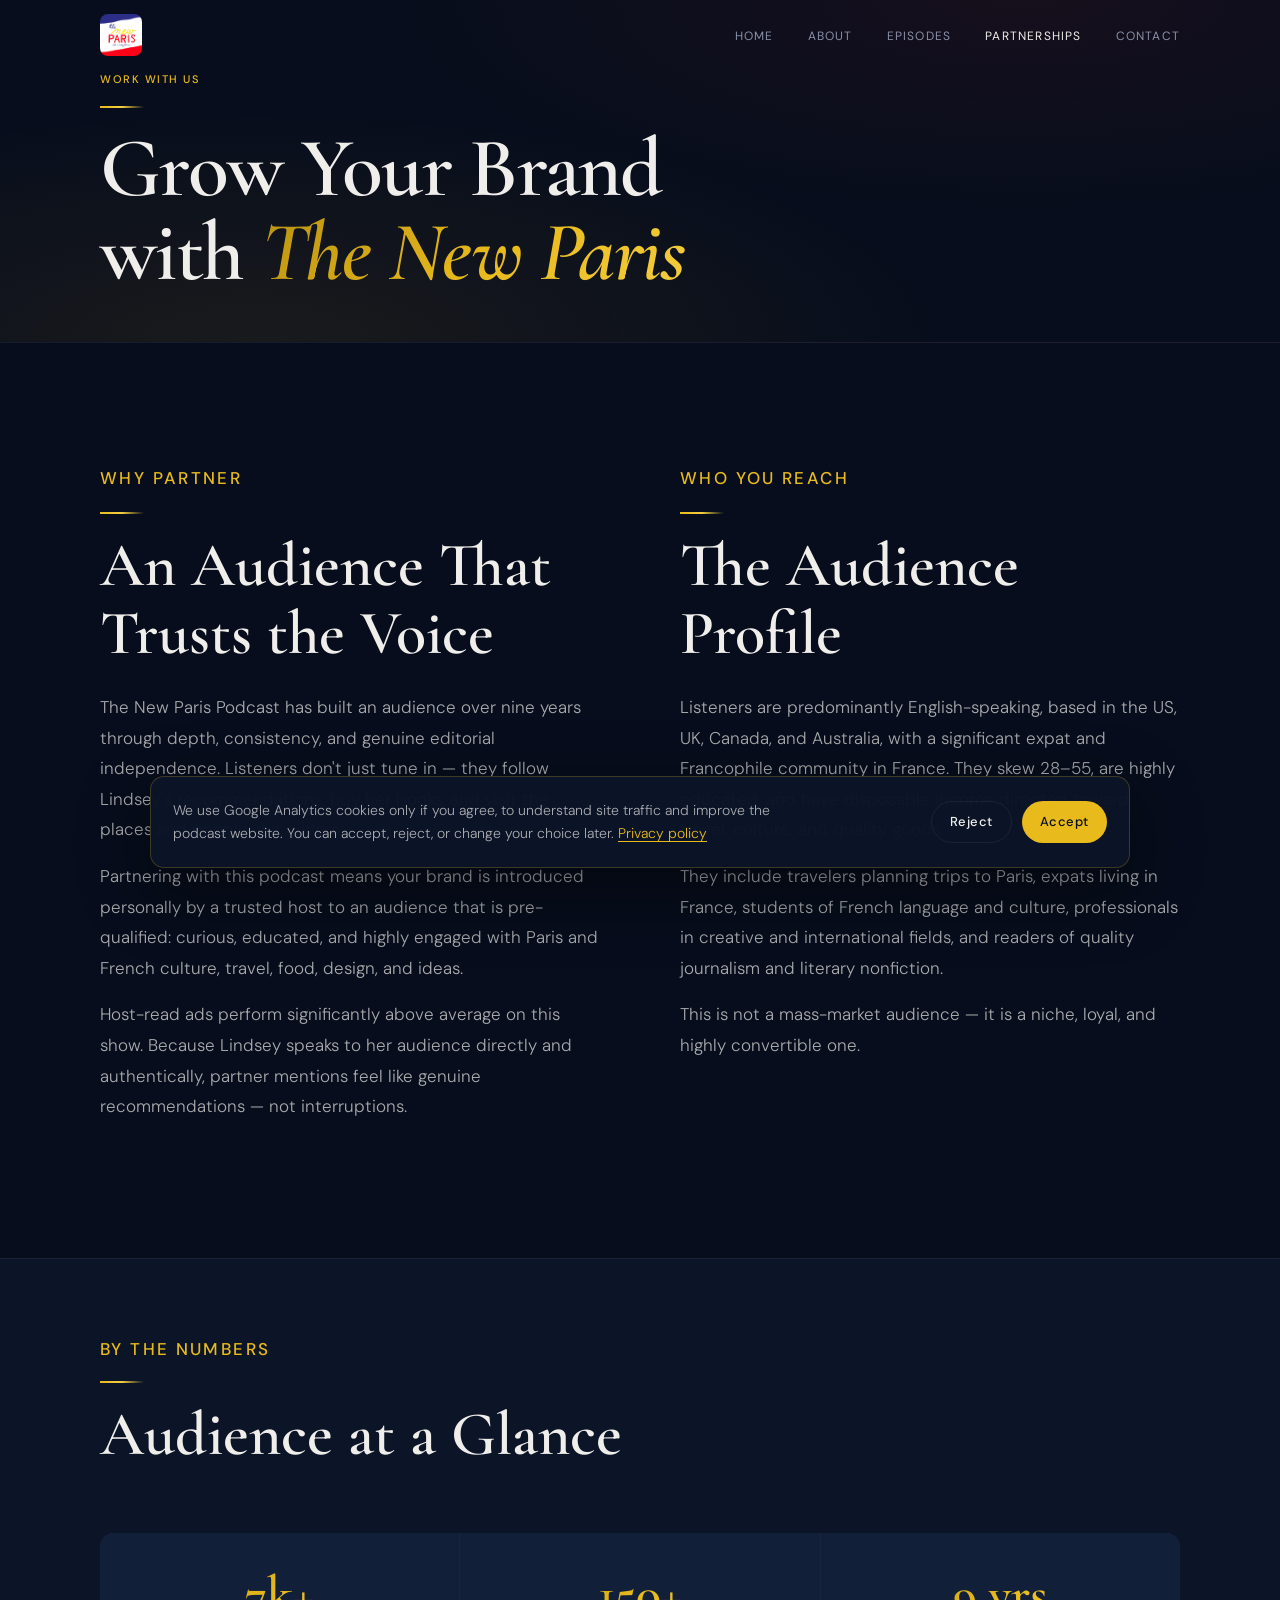
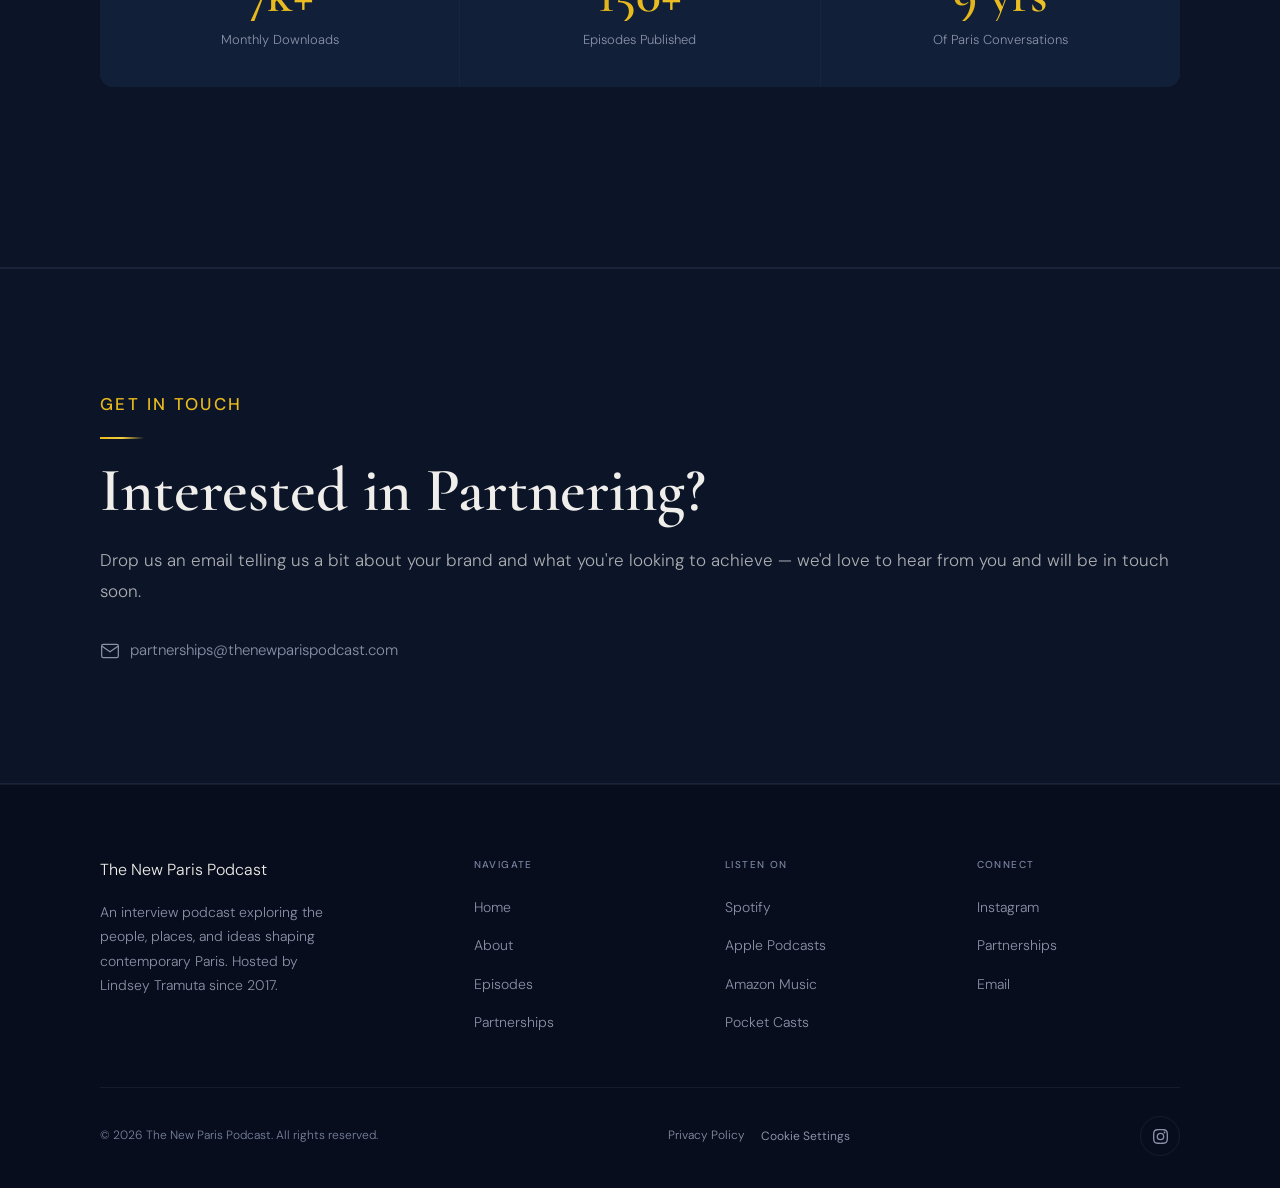
<file: partnerships.html>
<!DOCTYPE html>
<html lang="en">
<head>
  <meta charset="UTF-8">
  <meta name="viewport" content="width=device-width, initial-scale=1.0">
  <title>Partnerships — The New Paris Podcast</title>
  <meta name="description" content="Reach a highly engaged audience of Paris enthusiasts, travelers, and cultural creatives. Learn about partnership opportunities for The New Paris Podcast.">
  <meta name="keywords" content="paris podcast sponsorship, paris podcast partnership, paris travel audience, paris culture audience, francophile audience, paris podcast advertising, lindsey tramuta podcast">
  <link rel="canonical" href="https://thenewparis.com/partnerships.html">
  <meta property="og:title" content="Partnerships — The New Paris Podcast">
  <meta property="og:description" content="Reach a highly engaged audience of Paris enthusiasts, travelers, and cultural creatives. Learn about partnership opportunities for The New Paris Podcast.">
  <meta property="og:type" content="website">
  <meta property="og:url" content="https://thenewparis.com/partnerships.html">
  <meta property="og:image" content="https://thenewparis.com/show_logo.png">
  <meta name="twitter:card" content="summary_large_image">
  <meta name="twitter:title" content="Partnerships — The New Paris Podcast">
  <meta name="twitter:description" content="Reach a highly engaged audience of Paris enthusiasts, travelers, and cultural creatives. Learn about partnership opportunities for The New Paris Podcast.">
  <meta name="twitter:image" content="https://thenewparis.com/show_logo.png">
  <link rel="stylesheet" href="css/styles.css">
</head>
<body>

  <!-- NAV -->
  <nav class="nav" id="nav">
    <div class="container nav-inner">
      <a href="index.html" class="nav-logo">
        <img src="show_logo.png" alt="The New Paris Podcast" class="nav-logo-img">
      </a>
      <ul class="nav-links">
        <li><a href="index.html">Home</a></li>
        <li><a href="about.html">About</a></li>
        <li><a href="episodes.html">Episodes</a></li>
        <li><a href="partnerships.html" class="active">Partnerships</a></li>
        <li><a href="contact.html">Contact</a></li>
      </ul>
      <button class="hamburger" id="hamburger" aria-label="Open menu">
        <span></span><span></span><span></span>
      </button>
    </div>
  </nav>

  <div class="mobile-menu" id="mobile-menu">
    <a href="index.html">Home</a>
    <a href="about.html">About</a>
    <a href="episodes.html">Episodes</a>
    <a href="partnerships.html">Partnerships</a>
    <a href="contact.html">Contact</a>
    <a href="#contact-form" class="btn btn-primary mobile-subscribe">Get in Touch</a>
  </div>

  <!-- PAGE HERO -->
  <section class="page-hero" style="min-height: 32vh; padding-bottom: 48px;">
    <div class="container">
      <p class="label">Work with us</p>
      <div class="divider"></div>
      <h1>Grow Your Brand<br>with <em class="gold-text">The New Paris</em></h1>
    </div>
  </section>

  <!-- INTRO -->
  <section class="section">
    <div class="container">
      <div class="mission-grid">
        <div>
          <p class="label">Why partner</p>
          <div class="divider"></div>
          <h2>An Audience That Trusts the Voice</h2>
          <p>The New Paris Podcast has built an audience over nine years through depth, consistency, and genuine editorial independence. Listeners don't just tune in — they follow Lindsey's recommendations, buy her books, and visit the places and people she covers.</p>
          <p>Partnering with this podcast means your brand is introduced personally by a trusted host to an audience that is pre-qualified: curious, educated, and highly engaged with Paris and French culture, travel, food, design, and ideas.</p>
          <p>Host-read ads perform significantly above average on this show. Because Lindsey speaks to her audience directly and authentically, partner mentions feel like genuine recommendations — not interruptions.</p>
        </div>
        <div>
          <p class="label">Who you reach</p>
          <div class="divider"></div>
          <h2>The Audience Profile</h2>
          <p>Listeners are predominantly English-speaking, based in the US, UK, Canada, and Australia, with a significant expat and Francophile community in France. They skew 28–55, are highly educated, and have disposable income directed toward travel, culture, and quality goods.</p>
          <p>They include travelers planning trips to Paris, expats living in France, students of French language and culture, professionals in creative and international fields, and readers of quality journalism and literary nonfiction.</p>
          <p>This is not a mass-market audience — it is a niche, loyal, and highly convertible one.</p>
        </div>
      </div>
    </div>
  </section>

  <!-- AUDIENCE STATS -->
  <section class="section alt-bg" style="padding-top:60px; padding-bottom:60px;">
    <div class="container">
      <div class="section-header fade-in">
        <p class="label">By the numbers</p>
        <div class="divider"></div>
        <h2>Audience at a Glance</h2>
        <p></p>
      </div>
      <div class="stats-grid">
        <div class="stat-card fade-in">
          <div class="stat-num">7k+</div>
          <div class="stat-label">Monthly Downloads</div>
        </div>
        <div class="stat-card fade-in">
          <div class="stat-num">150+</div>
          <div class="stat-label">Episodes Published</div>
        </div>
        <div class="stat-card fade-in">
          <div class="stat-num">9 yrs</div>
          <div class="stat-label">Of Paris Conversations</div>
        </div>
      </div>
    </div>
  </section>

  <!-- CONTACT -->
  <section class="section alt-bg" id="contact-form">
    <div class="container">
      <div>

        <div class="contact-info">
          <p class="label">Get in touch</p>
          <div class="divider"></div>
          <h2>Interested in Partnering?</h2>
          <p>Drop us an email telling us a bit about your brand and what you're looking to achieve — we'd love to hear from you and will be in touch soon.</p>
          <div class="contact-detail">
            <a href="mailto:partnerships@thenewparispodcast.com">
              <svg width="20" height="20" viewBox="0 0 24 24" fill="none" stroke="currentColor" stroke-width="1.5"><path d="M4 4h16c1.1 0 2 .9 2 2v12c0 1.1-.9 2-2 2H4c-1.1 0-2-.9-2-2V6c0-1.1.9-2 2-2z"/><polyline points="22,6 12,13 2,6"/></svg>
              partnerships@thenewparispodcast.com
            </a>
             </div>
        </div>

      </div>
    </div>
  </section>

  <!-- FOOTER -->
  <footer class="footer">
    <div class="container">
      <div class="footer-inner">
        <div class="footer-brand">
          <div class="footer-logo">The New Paris Podcast</div>
          <p>An interview podcast exploring the people, places, and ideas shaping contemporary Paris. Hosted by Lindsey Tramuta since 2017.</p>
        </div>
        <div class="footer-col">
          <h4>Navigate</h4>
          <ul>
            <li><a href="index.html">Home</a></li>
            <li><a href="about.html">About</a></li>
            <li><a href="episodes.html">Episodes</a></li>
            <li><a href="partnerships.html">Partnerships</a></li>
          </ul>
        </div>
        <div class="footer-col">
          <h4>Listen On</h4>
          <ul>
            <li><a href="https://open.spotify.com/show/2KHAu4PRRxsVcUf0qL84Ym" target="_blank" rel="noopener">Spotify</a></li>
            <li><a href="https://podcasts.apple.com/podcast/id1225708803" target="_blank" rel="noopener">Apple Podcasts</a></li>
            <li><a href="https://music.amazon.co.uk/podcasts/789c262d-204c-44c2-9bc1-9c828be3fe16/the-new-paris-podcast" target="_blank" rel="noopener">Amazon Music</a></li>
            <li><a href="https://pocketcasts.com/podcast/the-new-paris-podcast/b54d4390-04e9-0135-ec79-4114446340cb" target="_blank" rel="noopener">Pocket Casts</a></li>
          </ul>
        </div>
        <div class="footer-col">
          <h4>Connect</h4>
          <ul>
            <li><a href="https://instagram.com/thenewparispodcast" target="_blank" rel="noopener">Instagram</a></li>
            <li><a href="partnerships.html">Partnerships</a></li>
            <li><a href="mailto:partnerships@thenewparispodcast.com">Email</a></li>
          </ul>
        </div>
      </div>
      <div class="footer-bottom">
        <p>&copy; 2026 The New Paris Podcast. All rights reserved.</p>
        <div class="footer-legal">
          <a href="privacy.html">Privacy Policy</a>
          <button type="button" data-cookie-settings>Cookie Settings</button>
        </div>
        <div class="footer-socials">
          <a href="https://instagram.com/thenewparispodcast" target="_blank" rel="noopener" class="social-link" aria-label="Instagram">
            <svg width="15" height="15" viewBox="0 0 24 24" fill="currentColor"><path d="M12 2.163c3.204 0 3.584.012 4.85.07 3.252.148 4.771 1.691 4.919 4.919.058 1.265.069 1.645.069 4.849 0 3.205-.012 3.584-.069 4.849-.149 3.225-1.664 4.771-4.919 4.919-1.266.058-1.644.07-4.85.07-3.204 0-3.584-.012-4.849-.07-3.26-.149-4.771-1.699-4.919-4.92-.058-1.265-.07-1.644-.07-4.849 0-3.204.013-3.583.07-4.849.149-3.227 1.664-4.771 4.919-4.919 1.266-.057 1.645-.069 4.849-.069zM12 0C8.741 0 8.333.014 7.053.072 2.695.272.273 2.69.073 7.052.014 8.333 0 8.741 0 12c0 3.259.014 3.668.072 4.948.2 4.358 2.618 6.78 6.98 6.98C8.333 23.986 8.741 24 12 24c3.259 0 3.668-.014 4.948-.072 4.354-.2 6.782-2.618 6.979-6.98.059-1.28.073-1.689.073-4.948 0-3.259-.014-3.667-.072-4.947-.196-4.354-2.617-6.78-6.979-6.98C15.668.014 15.259 0 12 0zm0 5.838a6.162 6.162 0 1 0 0 12.324 6.162 6.162 0 0 0 0-12.324zM12 16a4 4 0 1 1 0-8 4 4 0 0 1 0 8zm6.406-11.845a1.44 1.44 0 1 0 0 2.881 1.44 1.44 0 0 0 0-2.881z"/></svg>
          </a>
          </div>
      </div>
    </div>
  </footer>

  <script src="js/main.js"></script>
</body>
</html>
</file>
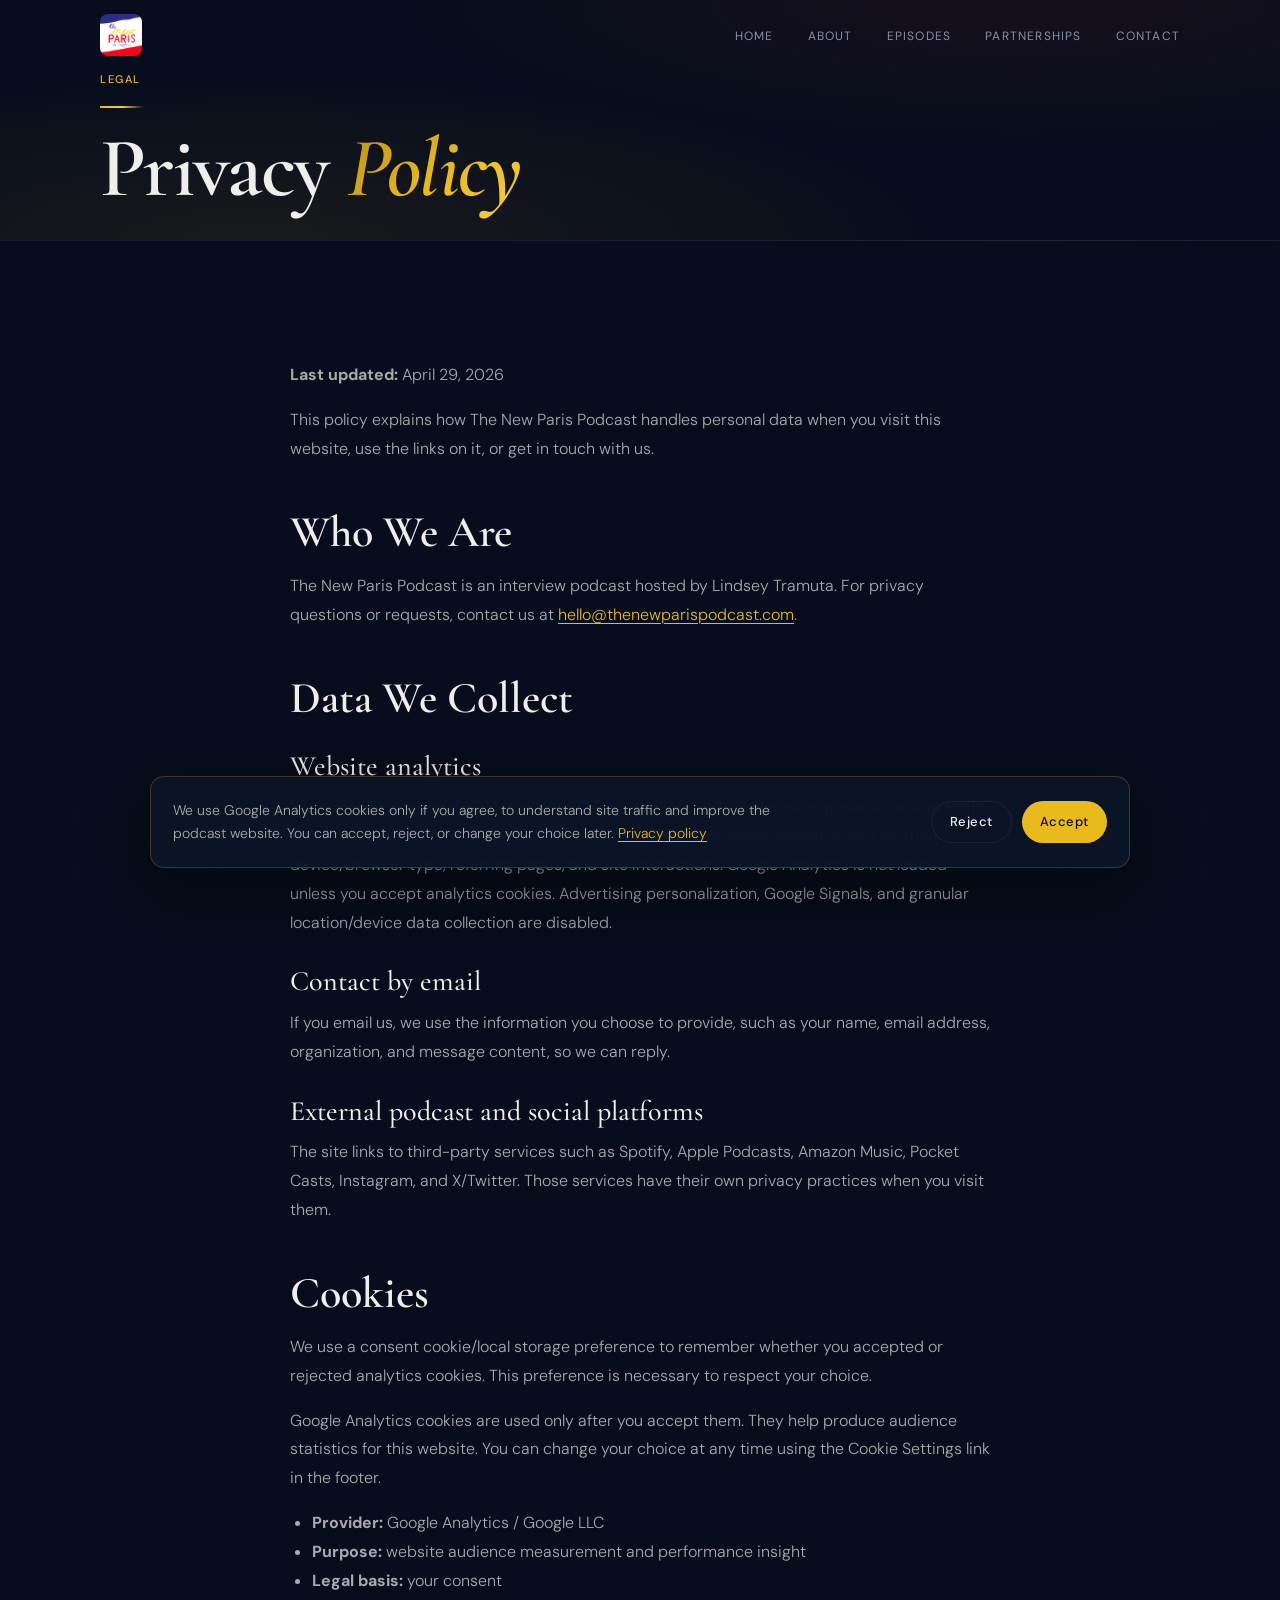
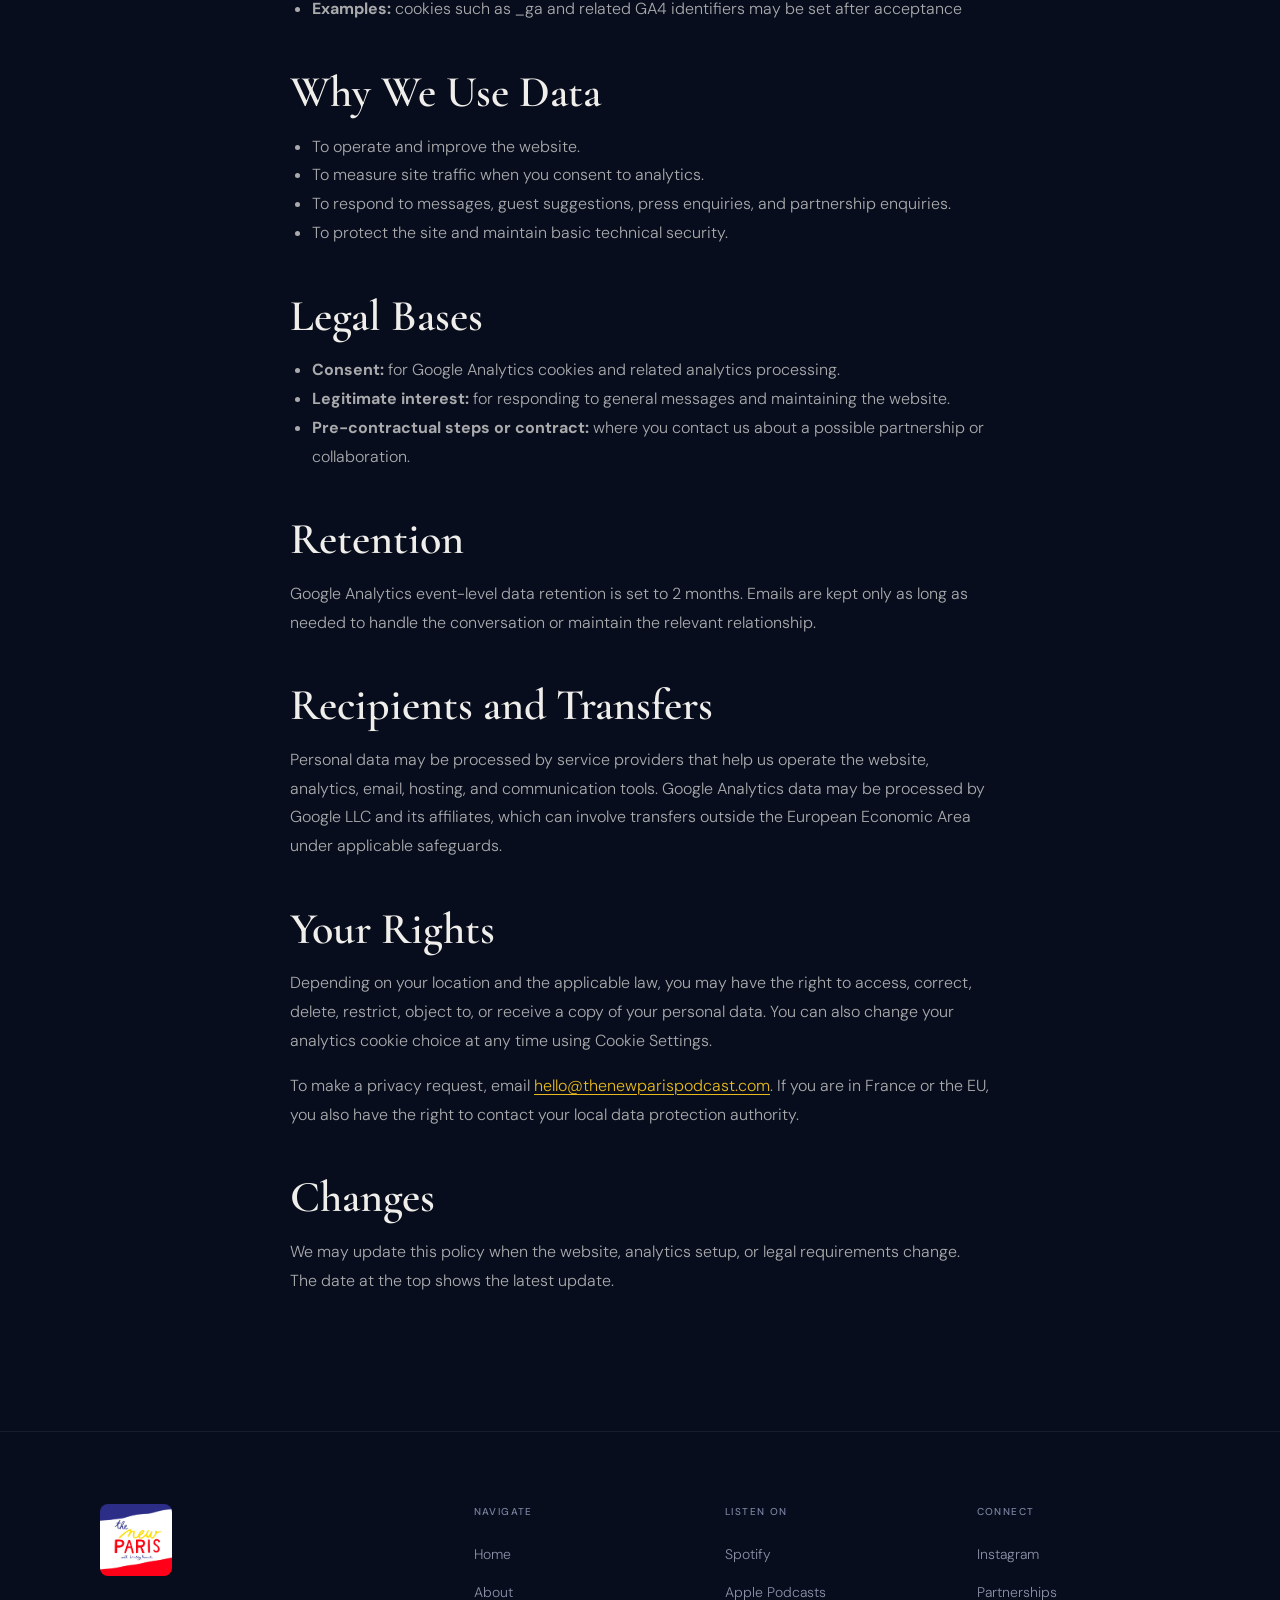
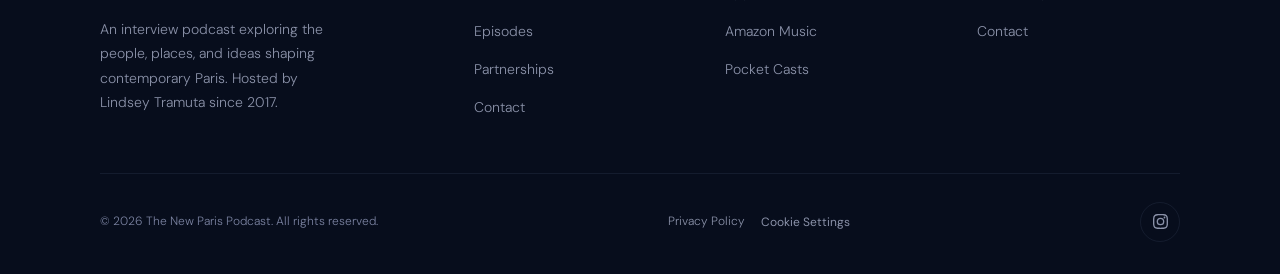
<file: privacy.html>
<!DOCTYPE html>
<html lang="en">
<head>
  <meta charset="UTF-8">
  <meta name="viewport" content="width=device-width, initial-scale=1.0">
  <title>Privacy Policy - The New Paris Podcast</title>
  <meta name="description" content="Privacy policy and cookie information for The New Paris Podcast.">
  <link rel="canonical" href="https://thenewparis.com/privacy.html">
  <meta property="og:title" content="Privacy Policy - The New Paris Podcast">
  <meta property="og:description" content="Privacy policy and cookie information for The New Paris Podcast.">
  <meta property="og:type" content="website">
  <meta property="og:url" content="https://thenewparis.com/privacy.html">
  <meta property="og:image" content="https://thenewparis.com/show_logo.png">
  <meta name="twitter:card" content="summary_large_image">
  <meta name="twitter:title" content="Privacy Policy - The New Paris Podcast">
  <meta name="twitter:description" content="Privacy policy and cookie information for The New Paris Podcast.">
  <meta name="twitter:image" content="https://thenewparis.com/show_logo.png">
  <link rel="stylesheet" href="css/styles.css">
</head>
<body>

  <!-- NAV -->
  <nav class="nav" id="nav">
    <div class="container nav-inner">
      <a href="index.html" class="nav-logo">
        <img src="show_logo.png" alt="The New Paris Podcast" class="nav-logo-img">
      </a>
      <ul class="nav-links">
        <li><a href="index.html">Home</a></li>
        <li><a href="about.html">About</a></li>
        <li><a href="episodes.html">Episodes</a></li>
        <li><a href="partnerships.html">Partnerships</a></li>
        <li><a href="contact.html">Contact</a></li>
      </ul>
      <button class="hamburger" id="hamburger" aria-label="Open menu">
        <span></span><span></span><span></span>
      </button>
    </div>
  </nav>

  <div class="mobile-menu" id="mobile-menu">
    <a href="index.html">Home</a>
    <a href="about.html">About</a>
    <a href="episodes.html">Episodes</a>
    <a href="partnerships.html">Partnerships</a>
    <a href="contact.html">Contact</a>
  </div>

  <!-- PAGE HERO -->
  <section class="page-hero">
    <div class="container">
      <p class="label">Legal</p>
      <div class="divider"></div>
      <h1>Privacy <em class="gold-text">Policy</em></h1>
    </div>
  </section>

  <section class="section">
    <div class="container legal-content">
      <p><strong>Last updated:</strong> April 29, 2026</p>
      <p>This policy explains how The New Paris Podcast handles personal data when you visit this website, use the links on it, or get in touch with us.</p>

      <h2>Who We Are</h2>
      <p>The New Paris Podcast is an interview podcast hosted by Lindsey Tramuta. For privacy questions or requests, contact us at <a href="mailto:hello@thenewparispodcast.com">hello@thenewparispodcast.com</a>.</p>

      <h2>Data We Collect</h2>
      <h3>Website analytics</h3>
      <p>If you accept analytics cookies, we use Google Analytics 4 to understand general website traffic and improve the site. This may include information such as pages viewed, broad location, device/browser type, referring pages, and site interactions. Google Analytics is not loaded unless you accept analytics cookies. Advertising personalization, Google Signals, and granular location/device data collection are disabled.</p>

      <h3>Contact by email</h3>
      <p>If you email us, we use the information you choose to provide, such as your name, email address, organization, and message content, so we can reply.</p>

      <h3>External podcast and social platforms</h3>
      <p>The site links to third-party services such as Spotify, Apple Podcasts, Amazon Music, Pocket Casts, Instagram, and X/Twitter. Those services have their own privacy practices when you visit them.</p>

      <h2>Cookies</h2>
      <p>We use a consent cookie/local storage preference to remember whether you accepted or rejected analytics cookies. This preference is necessary to respect your choice.</p>
      <p>Google Analytics cookies are used only after you accept them. They help produce audience statistics for this website. You can change your choice at any time using the Cookie Settings link in the footer.</p>
      <ul>
        <li><strong>Provider:</strong> Google Analytics / Google LLC</li>
        <li><strong>Purpose:</strong> website audience measurement and performance insight</li>
        <li><strong>Legal basis:</strong> your consent</li>
        <li><strong>Examples:</strong> cookies such as _ga and related GA4 identifiers may be set after acceptance</li>
      </ul>

      <h2>Why We Use Data</h2>
      <ul>
        <li>To operate and improve the website.</li>
        <li>To measure site traffic when you consent to analytics.</li>
        <li>To respond to messages, guest suggestions, press enquiries, and partnership enquiries.</li>
        <li>To protect the site and maintain basic technical security.</li>
      </ul>

      <h2>Legal Bases</h2>
      <ul>
        <li><strong>Consent:</strong> for Google Analytics cookies and related analytics processing.</li>
        <li><strong>Legitimate interest:</strong> for responding to general messages and maintaining the website.</li>
        <li><strong>Pre-contractual steps or contract:</strong> where you contact us about a possible partnership or collaboration.</li>
      </ul>

      <h2>Retention</h2>
      <p>Google Analytics event-level data retention is set to 2 months. Emails are kept only as long as needed to handle the conversation or maintain the relevant relationship.</p>

      <h2>Recipients and Transfers</h2>
      <p>Personal data may be processed by service providers that help us operate the website, analytics, email, hosting, and communication tools. Google Analytics data may be processed by Google LLC and its affiliates, which can involve transfers outside the European Economic Area under applicable safeguards.</p>

      <h2>Your Rights</h2>
      <p>Depending on your location and the applicable law, you may have the right to access, correct, delete, restrict, object to, or receive a copy of your personal data. You can also change your analytics cookie choice at any time using Cookie Settings.</p>
      <p>To make a privacy request, email <a href="mailto:hello@thenewparispodcast.com">hello@thenewparispodcast.com</a>. If you are in France or the EU, you also have the right to contact your local data protection authority.</p>

      <h2>Changes</h2>
      <p>We may update this policy when the website, analytics setup, or legal requirements change. The date at the top shows the latest update.</p>
    </div>
  </section>

  <!-- FOOTER -->
  <footer class="footer">
    <div class="container">
      <div class="footer-inner">
        <div class="footer-brand">
          <a href="index.html" class="footer-logo-link">
            <img src="show_logo.png" alt="The New Paris Podcast" class="footer-logo-img">
          </a>
          <p>An interview podcast exploring the people, places, and ideas shaping contemporary Paris. Hosted by Lindsey Tramuta since 2017.</p>
        </div>
        <div class="footer-col">
          <h4>Navigate</h4>
          <ul>
            <li><a href="index.html">Home</a></li>
            <li><a href="about.html">About</a></li>
            <li><a href="episodes.html">Episodes</a></li>
            <li><a href="partnerships.html">Partnerships</a></li>
            <li><a href="contact.html">Contact</a></li>
          </ul>
        </div>
        <div class="footer-col">
          <h4>Listen On</h4>
          <ul>
            <li><a href="https://open.spotify.com/show/2KHAu4PRRxsVcUf0qL84Ym" target="_blank" rel="noopener">Spotify</a></li>
            <li><a href="https://podcasts.apple.com/podcast/id1225708803" target="_blank" rel="noopener">Apple Podcasts</a></li>
            <li><a href="https://music.amazon.co.uk/podcasts/789c262d-204c-44c2-9bc1-9c828be3fe16/the-new-paris-podcast" target="_blank" rel="noopener">Amazon Music</a></li>
            <li><a href="https://pocketcasts.com/podcast/the-new-paris-podcast/b54d4390-04e9-0135-ec79-4114446340cb" target="_blank" rel="noopener">Pocket Casts</a></li>
          </ul>
        </div>
        <div class="footer-col">
          <h4>Connect</h4>
          <ul>
            <li><a href="https://instagram.com/thenewparispodcast" target="_blank" rel="noopener">Instagram</a></li>
            <li><a href="partnerships.html">Partnerships</a></li>
            <li><a href="contact.html">Contact</a></li>
          </ul>
        </div>
      </div>
      <div class="footer-bottom">
        <p>&copy; 2026 The New Paris Podcast. All rights reserved.</p>
        <div class="footer-legal">
          <a href="privacy.html">Privacy Policy</a>
          <button type="button" data-cookie-settings>Cookie Settings</button>
        </div>
        <div class="footer-socials">
          <a href="https://instagram.com/thenewparispodcast" target="_blank" rel="noopener" class="social-link" aria-label="Instagram">
            <svg width="15" height="15" viewBox="0 0 24 24" fill="currentColor"><path d="M12 2.163c3.204 0 3.584.012 4.85.07 3.252.148 4.771 1.691 4.919 4.919.058 1.265.069 1.645.069 4.849 0 3.205-.012 3.584-.069 4.849-.149 3.225-1.664 4.771-4.919 4.919-1.266.058-1.644.07-4.85.07-3.204 0-3.584-.012-4.849-.07-3.26-.149-4.771-1.699-4.919-4.92-.058-1.265-.07-1.644-.07-4.849 0-3.204.013-3.583.07-4.849.149-3.227 1.664-4.771 4.919-4.919 1.266-.057 1.645-.069 4.849-.069zM12 0C8.741 0 8.333.014 7.053.072 2.695.272.273 2.69.073 7.052.014 8.333 0 8.741 0 12c0 3.259.014 3.668.072 4.948.2 4.358 2.618 6.78 6.98 6.98C8.333 23.986 8.741 24 12 24c3.259 0 3.668-.014 4.948-.072 4.354-.2 6.782-2.618 6.979-6.98.059-1.28.073-1.689.073-4.948 0-3.259-.014-3.667-.072-4.947-.196-4.354-2.617-6.78-6.979-6.98C15.668.014 15.259 0 12 0zm0 5.838a6.162 6.162 0 1 0 0 12.324 6.162 6.162 0 0 0 0-12.324zM12 16a4 4 0 1 1 0-8 4 4 0 0 1 0 8zm6.406-11.845a1.44 1.44 0 1 0 0 2.881 1.44 1.44 0 0 0 0-2.881z"/></svg>
          </a>
        </div>
      </div>
    </div>
  </footer>

  <script src="js/main.js"></script>
</body>
</html>
</file>
<file: css/styles.css>
/* ============================================================
   THE NEW PARIS PODCAST — Stylesheet
   ============================================================ */

@font-face {
  font-family: 'Cormorant Garamond';
  font-style: normal;
  font-display: swap;
  font-weight: 300 700;
  src: url('../fonts/cormorant-garamond-latin-wght-normal.woff2') format('woff2-variations');
}

@font-face {
  font-family: 'Cormorant Garamond';
  font-style: italic;
  font-display: swap;
  font-weight: 300 700;
  src: url('../fonts/cormorant-garamond-latin-wght-italic.woff2') format('woff2-variations');
}

@font-face {
  font-family: 'DM Sans';
  font-style: normal;
  font-display: swap;
  font-weight: 100 1000;
  src: url('../fonts/dm-sans-latin-wght-normal.woff2') format('woff2-variations');
}

@font-face {
  font-family: 'DM Sans';
  font-style: italic;
  font-display: swap;
  font-weight: 100 1000;
  src: url('../fonts/dm-sans-latin-wght-italic.woff2') format('woff2-variations');
}

/* ---- Variables ---- */
:root {
  --bg:           #070d1c;
  --bg-2:         #0c1528;
  --bg-3:         #111f38;
  --bg-4:         #182846;

  --gold:         #e8ba1c;
  --gold-light:   #f5ce40;
  --gold-dark:    #b89010;
  --gold-glow:    rgba(232, 186, 28, 0.10);
  --gold-border:  rgba(232, 186, 28, 0.22);

  --red:          #c8907a;
  --red-light:    #dca888;
  --red-dark:     #a07060;
  --red-glow:     rgba(200, 144, 122, 0.10);
  --red-border:   rgba(200, 144, 122, 0.28);

  --white:        #f0eeeb;
  --white-dim:    rgba(240, 238, 235, 0.70);
  --gray:         #8a91a8;
  --gray-dark:    #7a82a0;
  --line:         rgba(180, 200, 255, 0.08);

  --font-serif:   'Cormorant Garamond', Georgia, serif;
  --font-sans:    'DM Sans', -apple-system, BlinkMacSystemFont, sans-serif;

  --nav-h:        70px;
  --max-w:        1200px;
  --section:      clamp(72px, 11vw, 120px);
  --r:            14px;
  --r-sm:         8px;
  --r-lg:         24px;
  --ease:         cubic-bezier(0.4, 0, 0.2, 1);
}

/* ---- Reset ---- */
*, *::before, *::after { box-sizing: border-box; margin: 0; padding: 0; }
html { scroll-behavior: smooth; }
body {
  background: var(--bg);
  color: var(--white);
  font-family: var(--font-sans);
  font-weight: 300;
  font-size: 16px;
  line-height: 1.65;
  -webkit-font-smoothing: antialiased;
  overflow-x: hidden;
}
img  { max-width: 100%; display: block; }
a    { color: inherit; text-decoration: none; }
ul   { list-style: none; }
button { cursor: pointer; border: none; background: none; font-family: inherit; }
.platform-icon { flex-shrink: 0; object-fit: contain; }

/* ---- Typography ---- */
h1 {
  font-family: var(--font-serif);
  font-size: clamp(52px, 8vw, 100px);
  font-weight: 600;
  line-height: 1.0;
  letter-spacing: -0.02em;
}
h2 {
  font-family: var(--font-serif);
  font-size: clamp(34px, 5vw, 62px);
  font-weight: 600;
  line-height: 1.1;
}
h3 {
  font-family: var(--font-serif);
  font-size: clamp(22px, 2.8vw, 34px);
  font-weight: 500;
  line-height: 1.2;
}
p { color: var(--white-dim); }

.label {
  font-size: 11px;
  font-weight: 500;
  letter-spacing: 0.14em;
  text-transform: uppercase;
  color: var(--gold);
}

/* ---- Gradient Text ---- */
.gold-text {
  background: linear-gradient(135deg, var(--gold-dark) 0%, var(--gold) 55%, var(--gold-light) 100%);
  -webkit-background-clip: text;
  -webkit-text-fill-color: transparent;
  background-clip: text;
}

/* ---- Container ---- */
.container {
  width: 100%;
  max-width: var(--max-w);
  margin: 0 auto;
  padding: 0 clamp(20px, 5vw, 60px);
}

/* ---- Section ---- */
.section { padding: var(--section) 0; }
.section-header { margin-bottom: clamp(40px, 6vw, 64px); }
.section-header p { margin-top: 16px; font-size: 17px; max-width: 520px; }

/* ---- Divider ---- */
.divider {
  width: 44px;
  height: 2px;
  background: linear-gradient(90deg, var(--gold), var(--gold-light), transparent);
  margin: 18px 0;
}

/* ---- Buttons ---- */
.btn {
  display: inline-flex;
  align-items: center;
  gap: 10px;
  padding: 14px 30px;
  border-radius: 100px;
  font-family: var(--font-sans);
  font-size: 14px;
  font-weight: 500;
  letter-spacing: 0.04em;
  transition: all 0.25s var(--ease);
  white-space: nowrap;
}
.btn-primary {
  background: linear-gradient(135deg, var(--gold-dark) 0%, var(--gold) 50%, var(--gold-light) 100%);
  color: #09100a;
  font-weight: 600;
}
.btn-primary:hover {
  transform: translateY(-2px);
  box-shadow: 0 8px 28px rgba(232, 186, 28, 0.35);
}
.btn-secondary {
  border: 1px solid var(--red-border);
  color: var(--red-light);
  background: transparent;
}
.btn-secondary:hover {
  background: var(--red-glow);
  border-color: var(--red);
  transform: translateY(-2px);
}
.btn-ghost {
  color: var(--gray);
  padding: 10px 0;
}
.btn-ghost:hover { color: var(--white); }
.btn-ghost svg, .btn svg { flex-shrink: 0; transition: transform 0.2s var(--ease); }
.btn-ghost:hover svg { transform: translateX(4px); }

/* ============================================================
   NAVIGATION
   ============================================================ */
.nav {
  position: fixed;
  top: 0; left: 0; right: 0;
  height: var(--nav-h);
  z-index: 1000;
  transition: background 0.4s var(--ease), box-shadow 0.4s var(--ease);
}
.nav.scrolled {
  background: rgba(7, 13, 28, 0.94);
  backdrop-filter: blur(24px);
  -webkit-backdrop-filter: blur(24px);
  box-shadow: 0 1px 0 var(--line);
}
.nav-inner {
  height: 100%;
  display: flex;
  align-items: center;
  justify-content: space-between;
}
.nav-logo {
  flex-shrink: 0;
  display: flex;
  align-items: center;
}
.nav-logo-img {
  height: 42px;
  width: 42px;
  border-radius: var(--r-sm);
  object-fit: cover;
  display: block;
}
.nav-links {
  display: flex;
  align-items: center;
  gap: 34px;
}
.nav-links a {
  font-size: 12px;
  font-weight: 400;
  letter-spacing: 0.1em;
  text-transform: uppercase;
  color: var(--gray);
  transition: color 0.2s;
}
.nav-links a:hover,
.nav-links a.active { color: var(--white); }
.nav-cta { padding: 10px 22px !important; font-size: 13px !important; }

.hamburger {
  display: none;
  flex-direction: column;
  gap: 5px;
  padding: 8px;
}
.hamburger span {
  width: 22px;
  height: 1.5px;
  background: var(--white);
  transition: all 0.3s var(--ease);
  transform-origin: center;
}
.hamburger.open span:nth-child(1) { transform: translateY(6.5px) rotate(45deg); }
.hamburger.open span:nth-child(2) { opacity: 0; }
.hamburger.open span:nth-child(3) { transform: translateY(-6.5px) rotate(-45deg); }

.mobile-menu {
  display: none;
  position: fixed;
  inset: 0;
  background: linear-gradient(160deg, var(--bg) 0%, var(--bg-2) 100%);
  z-index: 999;
  padding: calc(var(--nav-h) + 48px) 40px 40px;
  flex-direction: column;
  gap: 28px;
}
.mobile-menu.open { display: flex; }
.mobile-menu a {
  font-family: var(--font-serif);
  font-size: 40px;
  font-weight: 500;
  color: var(--white);
  opacity: 0.9;
  transition: color 0.2s;
}
.mobile-menu a:hover { color: var(--gold); }
.mobile-menu .mobile-subscribe {
  margin-top: 16px;
  align-self: flex-start;
}

/* ============================================================
   HERO
   ============================================================ */
.hero {
  display: flex;
  align-items: flex-start;
  padding-top: var(--nav-h);
  position: relative;
  overflow: hidden;
  background:
    radial-gradient(ellipse at 10% 60%, rgba(232, 186, 28, 0.09) 0%, transparent 48%),
    radial-gradient(ellipse at 90% 15%, rgba(212, 46, 35, 0.08) 0%, transparent 44%),
    radial-gradient(ellipse at 50% 105%, rgba(232, 186, 28, 0.05) 0%, transparent 40%),
    radial-gradient(ellipse at 70% 80%, rgba(212, 46, 35, 0.04) 0%, transparent 36%),
    var(--bg);
}
.hero-inner {
  display: grid;
  grid-template-columns: 1fr auto;
  gap: clamp(40px, 6vw, 80px);
  align-items: center;
  padding: calc(var(--section) * 0.5) 0 var(--section);
  width: 100%;
}
.hero-content { max-width: 680px; }
.hero-label { margin-bottom: 20px; }
.hero h1 { margin-bottom: 28px; }
.hero-desc {
  font-size: clamp(16px, 1.8vw, 19px);
  max-width: 540px;
  margin-bottom: 40px;
  line-height: 1.75;
}
.hero-actions {
  display: flex;
  gap: 14px;
  flex-wrap: wrap;
  margin-bottom: 52px;
}
.hero-platforms {
  display: flex;
  align-items: center;
  gap: 18px;
  flex-wrap: wrap;
}
.hero-platforms > p {
  font-size: 11px;
  letter-spacing: 0.12em;
  text-transform: uppercase;
  color: var(--gray-dark);
}
.hero-platforms-logos { display: flex; gap: 10px; align-items: center; flex-wrap: wrap; }
.platform-badge {
  display: flex;
  align-items: center;
  gap: 7px;
  padding: 7px 14px;
  border-radius: 100px;
  border: 1px solid var(--line);
  background: rgba(255,255,255,0.025);
  font-size: 12px;
  color: var(--gray);
  transition: all 0.2s;
}
.platform-badge:hover { border-color: var(--gold-border); color: var(--white); }

/* Cover art */
.hero-art {
  position: relative;
  width: clamp(330px, 39vw, 540px);
  flex-shrink: 0;
}
.hero-art-glow {
  position: absolute;
  inset: -40px;
  background: radial-gradient(ellipse at center, rgba(232, 186, 28, 0.14) 0%, rgba(212, 46, 35, 0.06) 45%, transparent 68%);
  z-index: -1;
}
.hero-art-img {
  width: 100%;
  aspect-ratio: 1;
  border-radius: var(--r-lg);
  background: var(--bg-3);
  border: 1px solid var(--gold-border);
  overflow: hidden;
  display: flex;
  align-items: center;
  justify-content: center;
}
.hero-art-img img { width: 100%; height: 100%; object-fit: cover; }
.art-placeholder {
  font-family: var(--font-serif);
  font-size: 28px;
  font-weight: 500;
  color: var(--gray);
  text-align: center;
  line-height: 1.4;
  padding: 24px;
}

/* ============================================================
   EPISODE CARDS
   ============================================================ */
.episodes-grid {
  display: grid;
  grid-template-columns: repeat(3, 1fr);
  gap: 22px;
}
.episode-card {
  background: var(--bg-3);
  border: 1px solid var(--line);
  border-radius: var(--r);
  padding: 28px;
  display: flex;
  flex-direction: column;
  gap: 14px;
  transition: all 0.3s var(--ease);
  position: relative;
  overflow: hidden;
}
.episode-card::before {
  content: '';
  position: absolute;
  inset: 0;
  background: linear-gradient(140deg, rgba(232, 186, 28, 0.06) 0%, rgba(212, 46, 35, 0.04) 60%, transparent 100%);
  opacity: 0;
  transition: opacity 0.3s var(--ease);
}
.episode-card:hover {
  transform: translateY(-4px);
  border-color: var(--gold-border);
  box-shadow: 0 16px 48px rgba(0,0,0,0.55), 0 0 0 1px var(--gold-border);
}
.episode-card:hover::before { opacity: 1; }
.episode-num {
  font-size: 10px;
  font-weight: 500;
  letter-spacing: 0.14em;
  text-transform: uppercase;
  color: var(--gold);
}
.episode-card h3 {
  font-size: clamp(18px, 2.2vw, 24px);
  font-weight: 500;
  line-height: 1.25;
  color: var(--white);
}
.episode-meta { display: flex; gap: 14px; align-items: center; }
.episode-meta span { font-size: 12px; color: var(--gray-dark); }
.episode-meta span + span::before { content: '·'; margin-right: 14px; }
.episode-desc {
  font-size: 14px;
  line-height: 1.65;
  color: var(--gray);
  display: -webkit-box;
  -webkit-line-clamp: 3;
  -webkit-box-orient: vertical;
  overflow: hidden;
}
.episode-footer {
  display: flex;
  justify-content: space-between;
  align-items: center;
  padding-top: 16px;
  border-top: 1px solid var(--line);
  margin-top: auto;
}
.episode-guest { font-size: 13px; color: var(--gray); }
.episode-guest strong { color: var(--white-dim); font-weight: 400; }

/* ============================================================
   LISTEN / PLAYER SECTION
   ============================================================ */
.player-section {
  background: var(--bg-2);
  border-top: 1px solid var(--line);
  border-bottom: 1px solid var(--line);
}
.player-layout {
  display: grid;
  grid-template-columns: 1fr 1fr;
  gap: 64px;
  align-items: center;
}
.player-info h2 { margin: 12px 0 16px; }
.player-info > p { margin-bottom: 32px; font-size: 17px; }
.player-platforms {
  display: flex;
  flex-direction: row;
  flex-wrap: wrap;
  gap: 10px;
}
.platform-link {
  display: flex;
  align-items: center;
  gap: 11px;
  padding: 14px 18px;
  background: var(--bg-3);
  border: 1px solid var(--line);
  border-radius: var(--r-sm);
  font-size: 13px;
  color: var(--gray);
  transition: all 0.22s var(--ease);
}
.platform-link:hover { border-color: var(--gold-border); color: var(--white); background: var(--bg-4); }
.player-embed-wrapper { border-radius: var(--r); overflow: hidden; }

/* ============================================================
   HOST PREVIEW
   ============================================================ */
.host-inner {
  display: grid;
  grid-template-columns: auto 1fr;
  gap: 72px;
  align-items: center;
}
.host-photo { width: clamp(240px, 28vw, 360px); flex-shrink: 0; }
.host-photo-img {
  width: 100%;
  aspect-ratio: 3 / 4;
  border-radius: var(--r);
  background: linear-gradient(160deg, var(--bg-4), var(--bg-3), var(--bg-2));
  border: 1px solid var(--line);
  overflow: hidden;
  display: flex;
  align-items: center;
  justify-content: center;
}
.host-photo-img img { width: 100%; height: 100%; object-fit: cover; }
.photo-placeholder { font-size: 14px; color: var(--gray-dark); text-align: center; padding: 24px; line-height: 1.6; }
.host-content .label { margin-bottom: 14px; }
.host-content h2 { margin-bottom: 24px; }
.host-content p { font-size: 17px; line-height: 1.8; margin-bottom: 16px; }
.host-socials { display: flex; gap: 12px; margin-top: 28px; }
.social-link {
  width: 40px; height: 40px;
  border-radius: 50%;
  border: 1px solid var(--line);
  display: flex;
  align-items: center;
  justify-content: center;
  color: var(--gray);
  transition: all 0.2s;
}
.social-link:hover { border-color: var(--red-border); color: var(--red-light); background: var(--red-glow); }

/* ============================================================
   CTA BANNER
   ============================================================ */
.cta-banner {
  background:
    radial-gradient(ellipse at 0% 50%, rgba(212, 46, 35, 0.12) 0%, transparent 50%),
    radial-gradient(ellipse at 100% 50%, rgba(232, 186, 28, 0.09) 0%, transparent 50%),
    radial-gradient(ellipse at 50% 0%, rgba(212, 46, 35, 0.05) 0%, transparent 40%),
    var(--bg-2);
  border-top: 1px solid var(--line);
  border-bottom: 1px solid var(--line);
  text-align: center;
}
.cta-banner .divider { margin-left: auto; margin-right: auto; }
.cta-banner h2 { margin-bottom: 18px; }
.cta-banner p { font-size: 18px; max-width: 460px; margin: 0 auto 40px; }
.cta-buttons { display: flex; gap: 14px; justify-content: center; flex-wrap: wrap; }

/* ============================================================
   RECENT EPISODES CARDS (homepage)
   ============================================================ */
.recent-ep-header {
  display: flex;
  align-items: flex-end;
  justify-content: space-between;
  gap: 24px;
  margin-bottom: 40px;
  flex-wrap: wrap;
}
.recent-ep-header h2 { margin-bottom: 0; }
.recent-ep-grid {
  display: grid;
  grid-template-columns: repeat(3, 1fr);
  gap: 24px;
}
.recent-ep-loading {
  color: var(--gray);
  font-size: 15px;
  grid-column: 1 / -1;
}
.recent-ep-card {
  background: var(--bg-2);
  border: 1px solid var(--line);
  border-radius: var(--r);
  overflow: hidden;
  display: flex;
  flex-direction: column;
  transition: border-color 0.2s;
}
.recent-ep-card:hover { border-color: var(--gold-border); }
.recent-ep-img-wrap {
  position: relative;
  width: 100%;
  aspect-ratio: 1;
  background: var(--bg-3);
  overflow: hidden;
}
.recent-ep-img {
  width: 100%;
  height: 100%;
  object-fit: cover;
  display: block;
}
.recent-ep-img-ph {
  width: 100%;
  height: 100%;
  background: var(--bg-3);
}
.recent-ep-play {
  position: absolute;
  bottom: 12px;
  left: 12px;
  width: 44px;
  height: 44px;
  border-radius: 50%;
  background: var(--gold);
  color: var(--bg);
  border: none;
  cursor: pointer;
  display: flex;
  align-items: center;
  justify-content: center;
  transition: transform 0.15s, background 0.15s;
}
.recent-ep-play svg { fill: var(--bg); }
.recent-ep-play:hover { transform: scale(1.08); background: var(--gold-light); }
.recent-ep-play.playing { background: var(--white); }
.recent-ep-play.playing:hover { background: var(--white); }
.recent-ep-body {
  padding: 20px 20px 24px;
  display: flex;
  flex-direction: column;
  gap: 8px;
  flex: 1;
}
.recent-ep-date {
  font-size: 12px;
  color: var(--gray);
  letter-spacing: 0.04em;
  text-transform: uppercase;
  margin: 0;
}
.recent-ep-title {
  font-family: var(--font-serif);
  font-size: clamp(16px, 1.6vw, 19px);
  font-weight: 600;
  line-height: 1.35;
  color: var(--white);
  margin: 0;
}
.recent-ep-desc {
  font-size: 14px;
  line-height: 1.65;
  color: var(--gray);
  margin: 0;
}

/* ============================================================
   AUDIO PLAYER BAR
   ============================================================ */
.ap-bar {
  position: fixed;
  bottom: 0;
  left: 0;
  right: 0;
  z-index: 200;
  background: var(--bg-2);
  border-top: 1px solid var(--line);
  display: flex;
  align-items: center;
  gap: 16px;
  padding: 10px 24px;
  transform: translateY(100%);
  transition: transform 0.3s ease;
}
.ap-bar.ap-visible { transform: translateY(0); }
.ap-art {
  width: 48px;
  height: 48px;
  border-radius: 6px;
  object-fit: cover;
  flex-shrink: 0;
}
.ap-info {
  flex: 1;
  min-width: 0;
  display: flex;
  flex-direction: column;
  gap: 4px;
}
.ap-title {
  font-size: 14px;
  font-weight: 500;
  color: var(--white);
  white-space: nowrap;
  overflow: hidden;
  text-overflow: ellipsis;
}
.ap-progress {
  height: 4px;
  background: var(--bg-3);
  border-radius: 2px;
  cursor: pointer;
  position: relative;
}
.ap-fill {
  height: 100%;
  background: var(--gold);
  border-radius: 2px;
  width: 0%;
  transition: width 0.25s linear;
}
.ap-time {
  font-size: 11px;
  color: var(--gray);
}
.ap-toggle {
  width: 44px;
  height: 44px;
  border-radius: 50%;
  background: var(--gold);
  color: var(--bg);
  border: none;
  cursor: pointer;
  display: flex;
  align-items: center;
  justify-content: center;
  flex-shrink: 0;
  transition: background 0.15s;
}
.ap-toggle:hover { background: var(--gold-light); }
.ap-toggle svg { fill: var(--bg); }
.ap-icon-pause { display: none; }

/* ============================================================
   FOOTER
   ============================================================ */
.footer {
  background: var(--bg);
  padding: 72px 0 32px;
  border-top: 1px solid var(--line);
}
.footer-inner {
  display: grid;
  grid-template-columns: 1.6fr 1fr 1fr 1fr;
  gap: 48px;
  margin-bottom: 52px;
}
.footer-logo-link {
  display: inline-block;
}
.footer-logo-img {
  width: 72px;
  height: 72px;
  border-radius: var(--r-sm);
  object-fit: cover;
  display: block;
  margin-bottom: 16px;
}
.footer-brand p { margin-top: 16px; font-size: 14px; max-width: 240px; color: var(--gray); line-height: 1.75; }
.footer-col h4 {
  font-family: var(--font-sans);
  font-size: 10px;
  font-weight: 500;
  letter-spacing: 0.14em;
  text-transform: uppercase;
  color: var(--gray-dark);
  margin-bottom: 20px;
}
.footer-col ul { display: flex; flex-direction: column; gap: 12px; }
.footer-col ul a { font-size: 14px; color: var(--gray); transition: color 0.2s; }
.footer-col ul a:hover { color: var(--white); }
.footer-bottom {
  padding-top: 28px;
  border-top: 1px solid var(--line);
  display: flex;
  justify-content: space-between;
  align-items: center;
}
.footer-bottom p { font-size: 12px; color: var(--gray-dark); }
.footer-socials { display: flex; gap: 10px; }
.footer-legal {
  display: flex;
  align-items: center;
  gap: 16px;
  flex-wrap: wrap;
}
.footer-legal a,
.footer-legal button {
  color: var(--gray);
  font-size: 12px;
  transition: color 0.2s;
}
.footer-legal a:hover,
.footer-legal button:hover { color: var(--white); }

/* ============================================================
   PRIVACY / CONSENT
   ============================================================ */
.legal-content {
  max-width: 820px;
}
.legal-content h2 {
  font-size: clamp(28px, 4vw, 44px);
  margin: 44px 0 16px;
}
.legal-content h3 {
  font-size: clamp(21px, 2.4vw, 28px);
  margin: 28px 0 10px;
}
.legal-content p,
.legal-content li {
  color: var(--white-dim);
  line-height: 1.8;
}
.legal-content p { margin-bottom: 16px; }
.legal-content ul {
  list-style: disc;
  padding-left: 22px;
  margin: 0 0 22px;
}
.legal-content a {
  color: var(--gold);
  text-decoration: underline;
  text-decoration-thickness: 1px;
  text-underline-offset: 3px;
}
.cookie-banner {
  position: fixed;
  left: clamp(16px, 4vw, 32px);
  right: clamp(16px, 4vw, 32px);
  bottom: clamp(16px, 4vw, 32px);
  z-index: 2000;
  display: none;
  align-items: center;
  justify-content: space-between;
  gap: 24px;
  max-width: 980px;
  margin: 0 auto;
  padding: 22px;
  background: rgba(12, 21, 40, 0.98);
  border: 1px solid var(--gold-border);
  border-radius: var(--r);
  box-shadow: 0 22px 70px rgba(0, 0, 0, 0.45);
}
.cookie-banner.open { display: flex; }
.cookie-banner p {
  font-size: 14px;
  margin: 0;
  max-width: 640px;
}
.cookie-banner a {
  color: var(--gold);
  text-decoration: underline;
  text-underline-offset: 3px;
}
.cookie-actions {
  display: flex;
  gap: 10px;
  flex-wrap: wrap;
  flex-shrink: 0;
}
.cookie-btn {
  min-height: 42px;
  padding: 10px 18px;
  border-radius: 100px;
  font-size: 13px;
  font-weight: 500;
  letter-spacing: 0.04em;
}
.cookie-btn.accept {
  background: var(--gold);
  color: var(--bg);
}
.cookie-btn.reject {
  border: 1px solid var(--line);
  color: var(--white);
}
.cookie-btn:hover { transform: translateY(-1px); }

/* ============================================================
   PAGE HERO (inner pages)
   ============================================================ */
.page-hero {
  min-height: 22vh;
  display: flex;
  align-items: flex-end;
  padding-top: var(--nav-h);
  padding-bottom: 30px;
  background:
    radial-gradient(ellipse at 20% 100%, rgba(232, 186, 28, 0.08) 0%, transparent 48%),
    radial-gradient(ellipse at 80% 0%, rgba(212, 46, 35, 0.07) 0%, transparent 44%),
    var(--bg);
  border-bottom: 1px solid var(--line);
}
.page-hero h1 { font-size: clamp(44px, 7vw, 84px); }

/* ============================================================
   ABOUT PAGE — Mission & Format Sections
   ============================================================ */
.alt-bg { background: var(--bg-2); border-top: 1px solid var(--line); border-bottom: 1px solid var(--line); }
.mission-grid {
  display: grid;
  grid-template-columns: 1fr 1fr;
  gap: 80px;
  align-items: start;
}
.mission-grid h2 { margin-bottom: 24px; }
.mission-grid p { font-size: 17px; line-height: 1.8; margin-bottom: 16px; }
.format-cards {
  display: grid;
  grid-template-columns: repeat(3, 1fr);
  gap: 20px;
  margin-top: 48px;
}
.format-card {
  background: var(--bg-3);
  border: 1px solid var(--line);
  border-radius: var(--r);
  padding: 28px 24px;
}
.format-card .label { margin-bottom: 12px; }
.format-card h3 { font-size: 22px; margin-bottom: 10px; }
.format-card p { font-size: 15px; }

/* ============================================================
   EPISODES ARCHIVE PAGE
   ============================================================ */
.search-bar {
  display: flex;
  gap: 12px;
  margin-bottom: 44px;
  flex-wrap: wrap;
  flex: 1;
}
.search-input {
  flex: 1;
  min-width: 220px;
  padding: 14px 20px;
  background: var(--bg-3);
  border: 1px solid var(--line);
  border-radius: var(--r-sm);
  font-family: var(--font-sans);
  font-size: 14px;
  color: var(--white);
  outline: none;
  transition: border-color 0.2s;
}
.search-input::placeholder { color: var(--gray-dark); }
.search-input:focus { border-color: var(--gold); box-shadow: 0 0 0 3px var(--gold-glow); }
.filter-select {
  padding: 14px 18px;
  background: var(--bg-3);
  border: 1px solid var(--line);
  border-radius: var(--r-sm);
  font-family: var(--font-sans);
  font-size: 14px;
  color: var(--gray);
  outline: none;
  transition: border-color 0.2s;
  cursor: pointer;
}
.filter-select:focus { border-color: var(--gold); }

.episodes-list {
  display: flex;
  flex-direction: column;
  gap: 1px;
  background: var(--line);
  border-radius: var(--r);
  overflow: hidden;
}
.episode-row {
  display: grid;
  grid-template-columns: 72px 1fr auto;
  gap: 24px;
  align-items: center;
  padding: 22px 28px;
  background: var(--bg-3);
  transition: background 0.2s;
  cursor: pointer;
}
.episode-row:hover { background: var(--bg-4); }
.episode-row-num {
  font-family: var(--font-serif);
  font-size: 28px;
  font-weight: 500;
  color: var(--white-dim);
  line-height: 1;
}
.episode-row-body { min-width: 0; }
.episode-row-title { font-family: var(--font-serif); font-size: 20px; font-weight: 500; color: var(--white); margin-bottom: 6px; line-height: 1.25; }
.episode-row-meta { font-size: 13px; color: var(--gray); display: flex; align-items: center; flex-wrap: wrap; gap: 4px; }
.meta-item { color: var(--gray); }
.meta-dot { color: var(--gray-dark); margin: 0 2px; }
.meta-guest { color: var(--white-dim); font-weight: 500; }
.episode-row-action { flex-shrink: 0; }
.ep-listen-btn { padding: 10px 20px !important; font-size: 13px !important; gap: 8px !important; }

/* Episode tags */
.episode-tags { display: flex; gap: 6px; flex-wrap: wrap; margin-top: 8px; }
.ep-tag {
  font-size: 10px;
  font-weight: 500;
  letter-spacing: 0.08em;
  text-transform: uppercase;
  padding: 3px 9px;
  border-radius: 100px;
  background: rgba(255,255,255,0.06);
  border: 1px solid var(--line);
  color: var(--gray);
}

/* ---- Episodes page toolbar ---- */
.ep-toolbar {
  display: flex;
  align-items: center;
  justify-content: space-between;
  gap: 16px;
  margin-bottom: 28px;
  flex-wrap: wrap;
}
.ep-tag-filters {
  display: flex;
  flex-wrap: wrap;
  gap: 8px;
}
.ep-filter-btn {
  font-family: var(--font-sans);
  font-size: 12px;
  font-weight: 500;
  letter-spacing: 0.06em;
  text-transform: uppercase;
  padding: 7px 16px;
  border-radius: 100px;
  border: 1px solid var(--line);
  background: transparent;
  color: var(--gray);
  cursor: pointer;
  transition: background 0.15s, color 0.15s, border-color 0.15s;
}
.ep-filter-btn:hover { border-color: var(--gold-border); color: var(--white); }
.ep-filter-btn.active { background: var(--gold); border-color: var(--gold); color: var(--bg); }
.ep-search-wrap {
  display: flex;
  align-items: center;
  gap: 8px;
  background: var(--bg-2);
  border: 1px solid var(--line);
  border-radius: 100px;
  padding: 8px 16px;
  min-width: 220px;
  transition: border-color 0.2s;
}
.ep-search-wrap:focus-within { border-color: var(--gold-border); }
.ep-search-wrap svg { color: var(--gray); flex-shrink: 0; }
.ep-search-input {
  background: none;
  border: none;
  outline: none;
  color: var(--white);
  font-family: var(--font-sans);
  font-size: 14px;
  width: 100%;
}
.ep-search-input::placeholder { color: var(--gray); }

/* ---- Episode list items ---- */
.ep-list { display: flex; flex-direction: column; }
.ep-list-item {
  display: grid;
  grid-template-columns: 140px 1fr;
  gap: 28px;
  padding: 32px 0;
  border-bottom: 1px solid var(--line);
  align-items: start;
}
.ep-list-item:first-child { border-top: 1px solid var(--line); }
.ep-list-thumb {
  width: 140px;
  height: 140px;
  border-radius: var(--r-sm);
  overflow: hidden;
  flex-shrink: 0;
  background: var(--bg-3);
}
.ep-list-thumb img { width: 100%; height: 100%; object-fit: cover; display: block; }
.ep-list-thumb-ph { width: 100%; height: 100%; background: var(--bg-3); }
.ep-list-body { display: flex; flex-direction: column; gap: 8px; }
.ep-list-meta {
  display: flex;
  align-items: center;
  gap: 10px;
  flex-wrap: wrap;
}
.ep-list-tag {
  font-size: 11px;
  font-weight: 600;
  letter-spacing: 0.08em;
  text-transform: uppercase;
  color: var(--gold);
}
.ep-list-metainfo { font-size: 13px; color: var(--gray); }
.ep-dot { color: var(--gray-dark); }
.ep-list-title {
  font-family: var(--font-serif);
  font-size: clamp(18px, 2vw, 24px);
  font-weight: 600;
  line-height: 1.3;
  color: var(--white);
  margin: 0;
}
.ep-list-desc {
  font-size: 14px;
  line-height: 1.7;
  color: var(--gray);
  margin: 0;
}
.ep-list-footer {
  display: flex;
  align-items: center;
  justify-content: space-between;
  gap: 16px;
  margin-top: 4px;
  flex-wrap: wrap;
}
.ep-list-guest { font-size: 14px; color: var(--white-dim); }
.ep-list-guest strong { color: var(--white); font-weight: 500; }

/* Toolbar (legacy) */
.episodes-toolbar {
  display: flex;
  align-items: center;
  justify-content: space-between;
  gap: 16px;
  margin-bottom: 28px;
  flex-wrap: wrap;
}
.episodes-count {
  font-size: 12px;
  color: var(--gray-dark);
  white-space: nowrap;
  flex-shrink: 0;
}

/* Loading state */
.episodes-loading {
  padding: 52px 28px;
  text-align: center;
  font-size: 15px;
  color: var(--gray);
}
.episodes-loading a { color: var(--gold); text-decoration: underline; }
.no-results { text-align: center; padding: 60px 20px; color: var(--gray-dark); font-size: 16px; display: none; }
.episode-row.hidden { display: none; }

/* ============================================================
   SPONSORSHIPS PAGE
   ============================================================ */
.stats-grid {
  display: grid;
  grid-template-columns: repeat(3, 1fr);
  gap: 1px;
  background: var(--line);
  border-radius: var(--r);
  overflow: hidden;
  margin-bottom: var(--section);
}
.stat-card { background: var(--bg-3); padding: 36px 24px; text-align: center; }
.stat-num {
  font-family: var(--font-serif);
  font-size: 52px;
  font-weight: 600;
  line-height: 1;
  margin-bottom: 8px;
  background: linear-gradient(135deg, var(--gold-dark), var(--gold), var(--gold-light));
  -webkit-background-clip: text;
  -webkit-text-fill-color: transparent;
  background-clip: text;
}
.stat-label { font-size: 13px; color: var(--gray); }

.tier-grid {
  display: grid;
  grid-template-columns: repeat(3, 1fr);
  gap: 22px;
  margin-bottom: var(--section);
}
.tier-card {
  background: var(--bg-3);
  border: 1px solid var(--line);
  border-radius: var(--r-lg);
  padding: 40px 30px 32px;
  position: relative;
  display: flex;
  flex-direction: column;
}
.tier-card.featured {
  border-color: var(--gold-border);
  background: linear-gradient(160deg, rgba(232, 186, 28, 0.08) 0%, rgba(212, 46, 35, 0.04) 40%, var(--bg-3) 70%);
}
.tier-badge {
  position: absolute;
  top: -12px;
  left: 28px;
  padding: 4px 14px;
  background: linear-gradient(135deg, var(--gold), var(--gold-light));
  color: #0a0804;
  font-family: var(--font-sans);
  font-size: 10px;
  font-weight: 600;
  letter-spacing: 0.1em;
  text-transform: uppercase;
  border-radius: 100px;
}
.tier-name {
  font-size: 11px;
  font-weight: 500;
  letter-spacing: 0.12em;
  text-transform: uppercase;
  color: var(--gold);
  margin-bottom: 12px;
}
.tier-price {
  font-family: var(--font-serif);
  font-size: 50px;
  font-weight: 600;
  color: var(--white);
  line-height: 1;
  margin-bottom: 6px;
}
.tier-price sup { font-size: 22px; vertical-align: super; }
.tier-price .tier-per { font-size: 16px; color: var(--gray); font-weight: 400; }
.tier-period { font-size: 13px; color: var(--gray); margin-bottom: 28px; }
.tier-features { display: flex; flex-direction: column; gap: 12px; margin-bottom: 32px; flex: 1; }
.tier-feature {
  display: flex;
  align-items: flex-start;
  gap: 10px;
  font-size: 14px;
  color: var(--white-dim);
}
.tier-feature::before { content: '✦'; color: var(--gold); font-size: 9px; margin-top: 4px; flex-shrink: 0; }

/* ============================================================
   CONTACT / SPONSORSHIP FORM
   ============================================================ */
.contact-grid {
  display: grid;
  grid-template-columns: 1fr 1.5fr;
  gap: 80px;
  align-items: start;
}
.contact-info h2 { margin-bottom: 20px; }
.contact-info p { font-size: 17px; line-height: 1.8; margin-bottom: 16px; }
.contact-detail { display: flex; flex-direction: column; gap: 12px; margin-top: 32px; }
.contact-detail a { font-size: 15px; color: var(--gray); transition: color 0.2s; display: flex; align-items: center; gap: 10px; }
.contact-detail a:hover { color: var(--red-light); }

.form { display: flex; flex-direction: column; gap: 18px; }
.form-group { display: flex; flex-direction: column; gap: 8px; }
.form-label { font-size: 11px; font-weight: 500; letter-spacing: 0.1em; text-transform: uppercase; color: var(--gray); }
.form-input,
.form-select,
.form-textarea {
  padding: 15px 18px;
  background: var(--bg-3);
  border: 1px solid var(--line);
  border-radius: var(--r-sm);
  font-family: var(--font-sans);
  font-size: 15px;
  color: var(--white);
  outline: none;
  transition: border-color 0.2s;
  width: 100%;
}
.form-input::placeholder,
.form-textarea::placeholder { color: var(--gray-dark); }
.form-input:focus,
.form-select:focus,
.form-textarea:focus { border-color: var(--gold); box-shadow: 0 0 0 3px rgba(232, 186, 28, 0.08); }
.form-textarea { resize: vertical; min-height: 130px; }
.form-select { cursor: pointer; color: var(--gray); }
.form-select option { background: var(--bg-3); }
.form-row { display: grid; grid-template-columns: 1fr 1fr; gap: 16px; }

/* ============================================================
   ANIMATIONS
   ============================================================ */
.fade-in {
  opacity: 0;
  transform: translateY(22px);
  transition: opacity 0.65s var(--ease), transform 0.65s var(--ease);
}
.fade-in.visible { opacity: 1; transform: translateY(0); }
.fade-in:nth-child(2) { transition-delay: 0.08s; }
.fade-in:nth-child(3) { transition-delay: 0.16s; }
.fade-in:nth-child(4) { transition-delay: 0.24s; }

/* ============================================================
   RESPONSIVE
   ============================================================ */
@media (max-width: 1024px) {
  .episodes-grid    { grid-template-columns: repeat(2, 1fr); }
  .recent-ep-grid   { grid-template-columns: repeat(2, 1fr); }
  .footer-inner     { grid-template-columns: 1fr 1fr; }
  .host-inner       { gap: 48px; }
  .host-photo       { width: 260px; }
  .tier-grid        { grid-template-columns: 1fr; max-width: 460px; margin-left: auto; margin-right: auto; }
  .stats-grid       { grid-template-columns: repeat(2, 1fr); }
  .player-layout    { grid-template-columns: 1fr; gap: 44px; }
  .contact-grid     { grid-template-columns: 1fr; gap: 52px; }
  .mission-grid     { grid-template-columns: 1fr; gap: 40px; }
  .format-cards     { grid-template-columns: 1fr; }
}

@media (max-width: 768px) {
  :root { --nav-h: 60px; }
  .nav-links, .nav .btn { display: none; }
  .hamburger { display: flex; }
  .hero-inner { grid-template-columns: 1fr; text-align: center; }
  .hero-actions { justify-content: center; }
  .hero-platforms { justify-content: center; }
  .hero-platforms-logos { justify-content: center; }
  .hero-art { width: 270px; margin: 0 auto; order: -1; }
  .episodes-grid { grid-template-columns: 1fr; }
  .recent-ep-grid { grid-template-columns: 1fr; }
  .recent-ep-header { align-items: flex-start; flex-direction: column; }
  .ap-bar { padding: 10px 16px; gap: 12px; }
  .ap-art { width: 40px; height: 40px; }
  .host-inner { grid-template-columns: 1fr; text-align: center; }
  .host-photo { width: 200px; margin: 0 auto; }
  .host-socials { justify-content: center; }
  .divider { margin-left: auto; margin-right: auto; }
  .footer-inner { grid-template-columns: 1fr; gap: 32px; }
  .footer-bottom { flex-direction: column; gap: 16px; text-align: center; }
  .footer-legal { justify-content: center; }
  .cookie-banner { align-items: flex-start; flex-direction: column; }
  .form-row { grid-template-columns: 1fr; }
  .player-platforms { flex-direction: column; }
  .stats-grid { grid-template-columns: 1fr 1fr; }
  .episode-row { grid-template-columns: 48px 1fr; }
  .episode-row-action { display: none; }
  .ep-list-item { grid-template-columns: 100px 1fr; gap: 16px; }
  .ep-list-thumb { width: 100px; height: 100px; }
  .ep-toolbar { flex-direction: column; align-items: flex-start; }
  .ep-search-wrap { width: 100%; }
  .page-hero { min-height: 18vh; padding-bottom: 22px; }
}

@media (max-width: 480px) {
  .hero-actions { flex-direction: column; align-items: center; }
  .cta-buttons { flex-direction: column; align-items: center; }
  .stats-grid { grid-template-columns: 1fr; }
}
</file>
